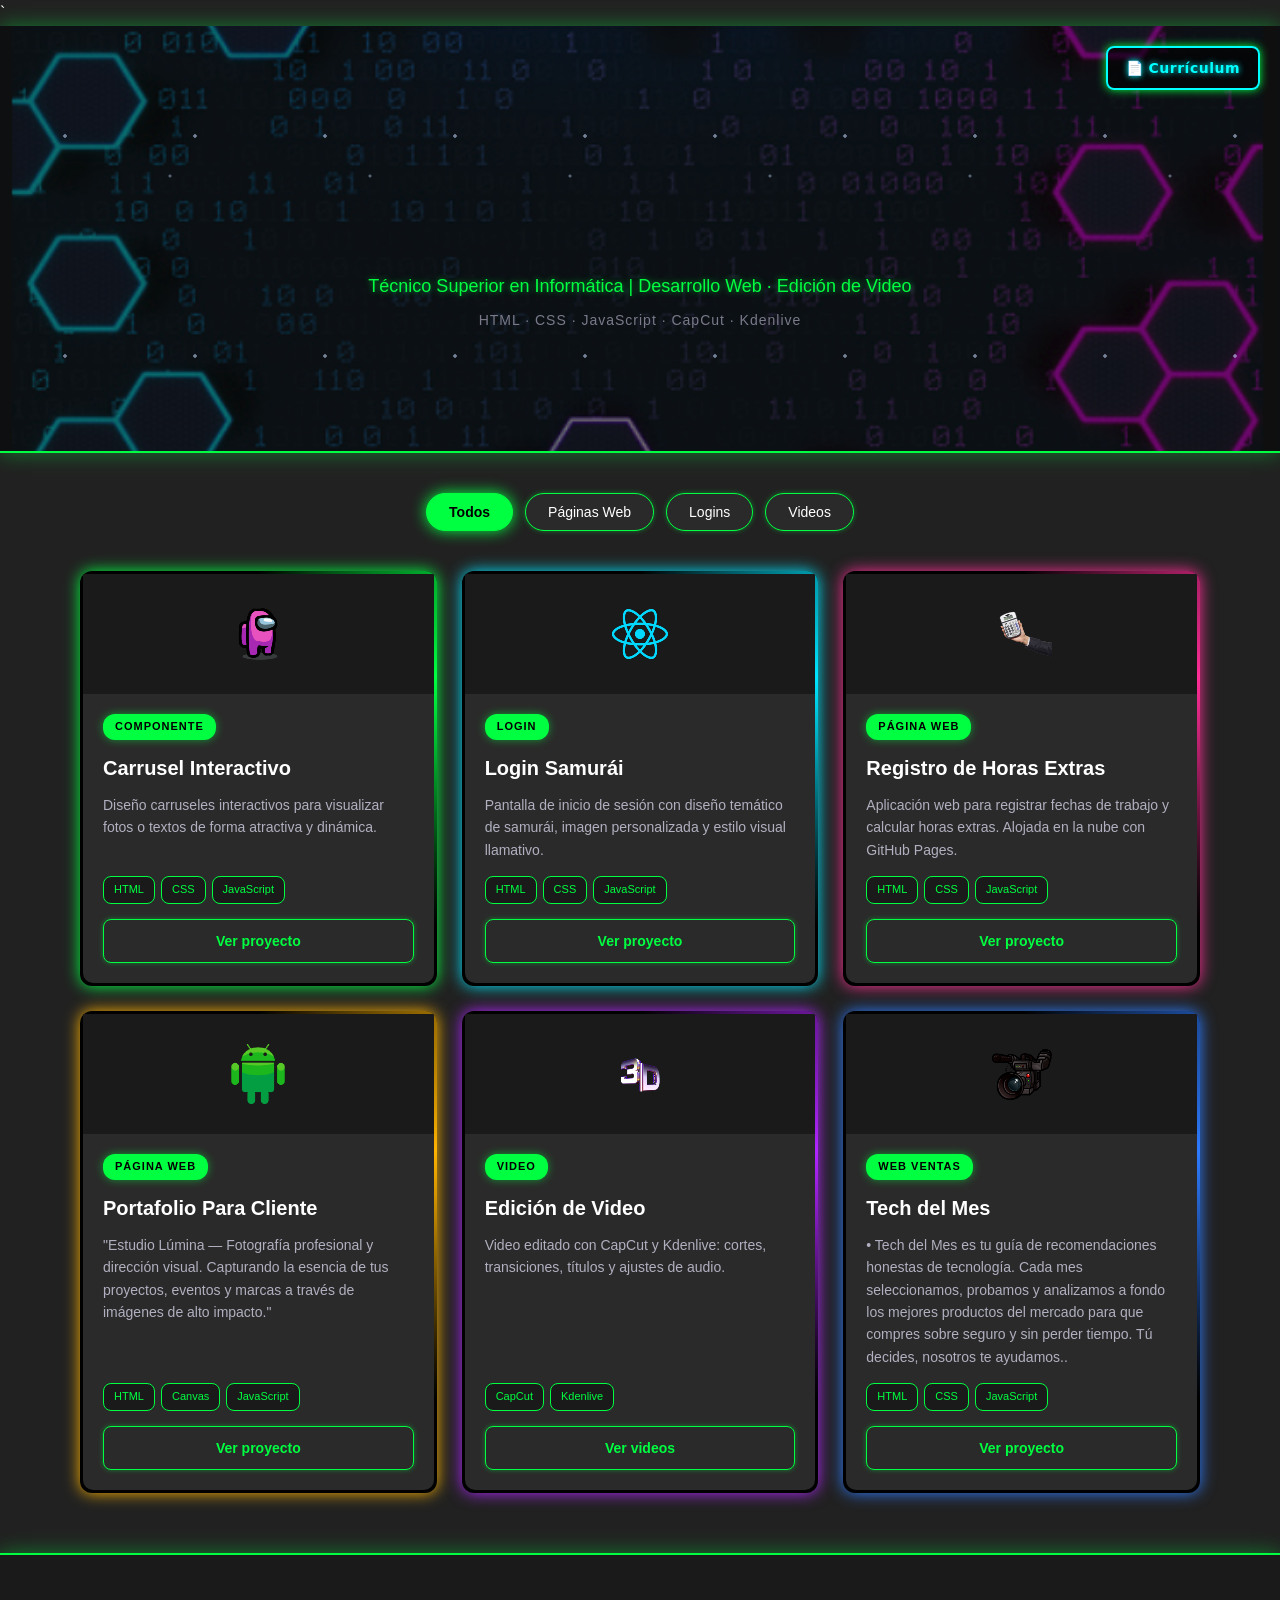
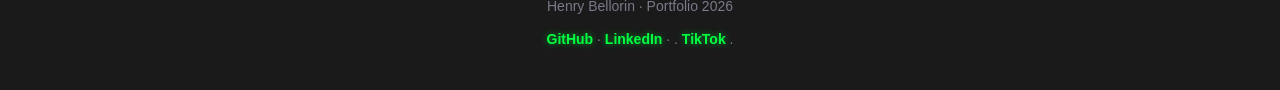
<file: index.html>
`<!DOCTYPE html>
<html lang="es">
<head>
    <meta charset="UTF-8">
    <meta name="viewport" content="width=device-width, initial-scale=1.0">
    <title>Portfolio - Henry Bellorin</title>
    <link rel="preconnect" href="https://fonts.googleapis.com">
    <link rel="preconnect" href="https://fonts.gstatic.com" crossorigin>
    <link href="https://fonts.googleapis.com/css2?family=Rubik+Moonrocks&display=swap" rel="stylesheet">
    <link rel="stylesheet" href="style.css">
</head>
<body>

    <!-- ==================== ENCABEZADO ==================== -->
    <header class="hero">
        <!-- Botón de Currículum en la esquina superior -->
        <a href="CV_Henry_Bellorin_Corregido (1).pdf" class="btn-curriculum" target="_blank">📄 Currículum</a>

        <div class="hero-contenido">
            <svg class="nombre-svg" viewBox="0 0 900 140">
                <text x="50%" y="50%" dy=".35em" text-anchor="middle" class="nombre-texto">Henry Bellorin</text>
            </svg>
            <p class="subtitulo">Técnico Superior en Informática | Desarrollo Web · Edición de Video</p>
            <p class="descripcion">HTML · CSS · JavaScript · CapCut · Kdenlive</p>
        </div>
    </header>

    <!-- ==================== FILTROS ==================== -->
    <nav class="filtros">
        <button class="filtro-btn activo" data-filtro="todos">Todos</button>
        <button class="filtro-btn" data-filtro="web">Páginas Web</button>
        <button class="filtro-btn" data-filtro="login">Logins</button>
        <button class="filtro-btn" data-filtro="video">Videos</button>
    </nav>

    <!-- ==================== PROYECTOS ==================== -->
    <main class="proyectos" id="proyectos">

        <!-- Proyecto: Login con registro -->
        <article class="tarjeta" data-categoria="login">
           <div class="tarjeta-icono">
    <img src="pngwing.com (1).png" alt="Logo del proyecto">
</div>
            <div class="tarjeta-info">
                <span class="etiqueta">Componente</span>
                <h3>Carrusel Interactivo</h3>
                <p>Diseño carruseles interactivos para visualizar fotos o textos de forma atractiva y dinámica.</p>
                <div class="tarjeta-tags">
                    <span>HTML</span><span>CSS</span><span>JavaScript</span>
                </div>
                <a href="index3.html" class="tarjeta-link" target="_blank">Ver proyecto</a>
            </div>
        </article>

        <!-- Proyecto: Login Samurái -->
        <article class="tarjeta" data-categoria="login">
           <div class="tarjeta-icono">
    <img src="pngwing.com.png" alt="Logo del proyecto">
</div>
            <div class="tarjeta-info">
                <span class="etiqueta">Login</span>
                <h3>Login Samurái</h3>
                <p>Pantalla de inicio de sesión con diseño temático de samurái, imagen personalizada y estilo visual llamativo.</p>
                <div class="tarjeta-tags">
                    <span>HTML</span><span>CSS</span><span>JavaScript</span>
                </div>
                <a href="login_samurai_codigo.html" class="tarjeta-link" target="_blank">Ver proyecto</a>
            </div>
        </article>

        <!-- Proyecto: Registro de horas -->
        <article class="tarjeta" data-categoria="web">
            <div class="tarjeta-icono">
    <img src="pngwing.png" alt="Logo del proyecto">
</div>
            <div class="tarjeta-info">
                <span class="etiqueta">Página WEB</span>
                <h3>Registro de Horas Extras</h3>
                <p>Aplicación web para registrar fechas de trabajo y calcular horas extras. Alojada en la nube con GitHub Pages.</p>
                <div class="tarjeta-tags">
                    <span>HTML</span><span>CSS</span><span>JavaScript</span>
                </div>
                <a href="https://henry186141083.github.io/horariohenry/" class="tarjeta-link">Ver proyecto</a>
            </div>
        </article>

        <!-- Proyecto: Portfolio interactivo -->
        <article class="tarjeta" data-categoria="web">
            <div class="tarjeta-icono">
    <img src="pngwing.com (3).png" alt="Logo del proyecto">
</div>
            <div class="tarjeta-info">
                <span class="etiqueta">PÁGINA WEB</span>
                <h3>Portafolio Para Cliente</h3>
                <p> "Estudio Lúmina — Fotografía profesional y dirección visual. Capturando la esencia de tus proyectos, eventos y marcas a través de imágenes de alto impacto."</p>
                <div class="tarjeta-tags">
                    <span>HTML</span><span>Canvas</span><span>JavaScript</span>
                </div>
                <a href="https://henry8666.github.io/clienteportafolio/" class="tarjeta-link">Ver proyecto</a>
            </div>
        </article>

        <!-- Proyecto: Video 1 -->
        <article class="tarjeta" data-categoria="video">
            <div class="tarjeta-icono">
    <img src="pngwing.com (9).png" alt="Logo del proyecto">
</div>
            <div class="tarjeta-info">
                <span class="etiqueta">Video</span>
                <h3>Edición de Video</h3>
                <p>Video editado con CapCut y Kdenlive: cortes, transiciones, títulos y ajustes de audio.</p>
                <div class="tarjeta-tags">
                    <span>CapCut</span><span>Kdenlive</span>
                </div>
                <a href="index4.html" class="tarjeta-link" target="_blank">Ver videos</a>
            </div>
        </article>

        <!-- Proyecto: Sistema Inventario VB6 -->
        <article class="tarjeta" data-categoria="web">
            <div class="tarjeta-icono">
    <img src="pngwing.com (7).png" alt="Logo del proyecto">
</div>
            <div class="tarjeta-info">
                <span class="etiqueta">WEB VENTAS</span>
                <h3>Tech del Mes</h3>
                <p>• Tech del Mes es tu guía de recomendaciones honestas de tecnología. Cada mes seleccionamos, probamos y analizamos a fondo los mejores productos del mercado para que compres sobre seguro y sin perder tiempo. Tú decides, nosotros te ayudamos..</p>
                <div class="tarjeta-tags">
                  <span>HTML</span><span>CSS</span><span>JavaScript</span>
                </div>
                <a href="https://henry8666.github.io/tecnologiahenry/" class="tarjeta-link">Ver proyecto</a>
            </div>
        </article>

    </main>

    <!-- ==================== PIE ==================== -->
    <footer class="pie">
        <p>Henry Bellorin · Portfolio 2026</p>
        <p class="pie-links">
            <a href="https://github.com/henry8666/portafoliohenry">GitHub</a> ·
            <a href="linkedin.com/in/henry-bellori26b774">LinkedIn</a> ·
           <a href=">henrybellorin66@hotmail.com"></a> .
          <a href="https://tiktok.com">TikTok</a> .
        </p>
    </footer>
    

    <script src="script.js"></script>
    
    
</body>
</html>
</file>
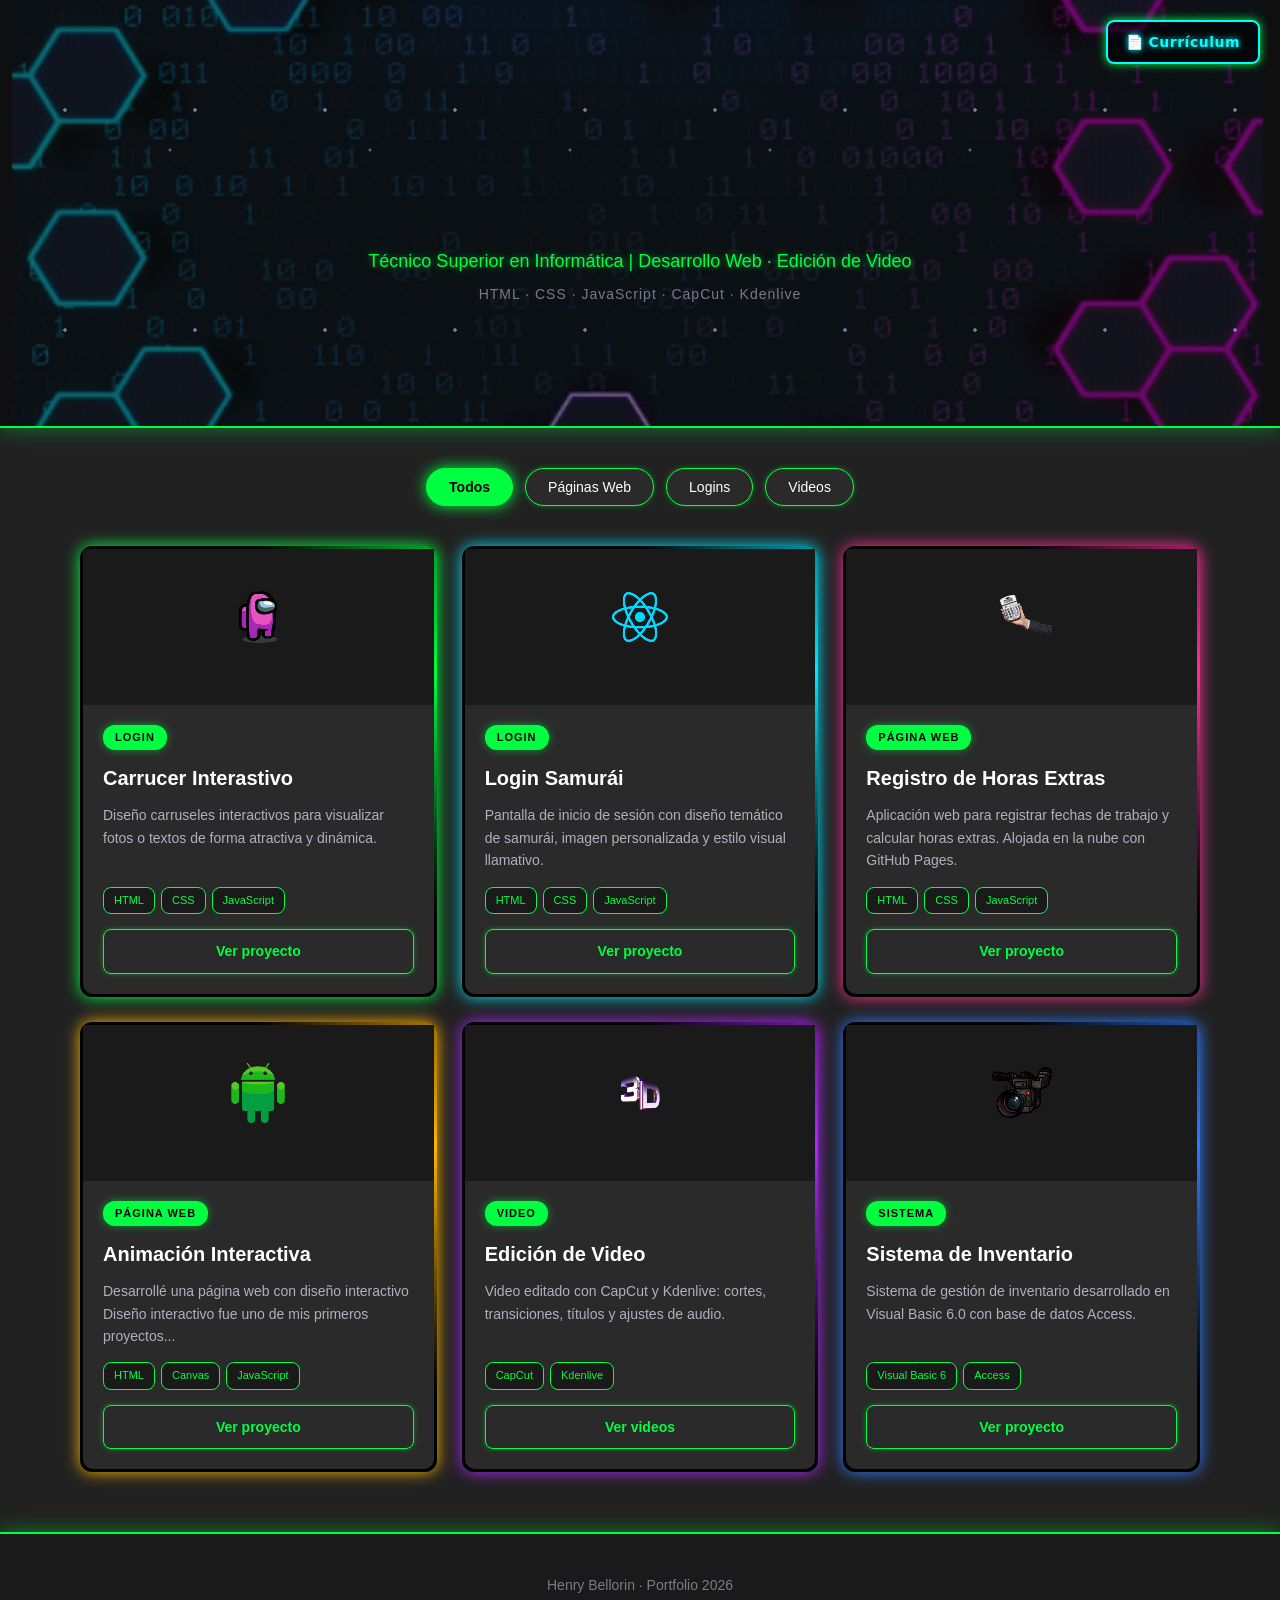
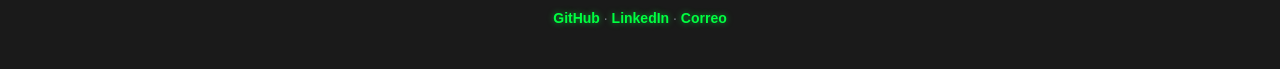
<file: portafolio henrybellorin/index.html>
<!DOCTYPE html>
<html lang="es">
<head>
    <meta charset="UTF-8">
    <meta name="viewport" content="width=device-width, initial-scale=1.0">
    <title>Portfolio - Henry Bellorin</title>
    <link rel="preconnect" href="https://fonts.googleapis.com">
    <link rel="preconnect" href="https://fonts.gstatic.com" crossorigin>
    <link href="https://fonts.googleapis.com/css2?family=Rubik+Moonrocks&display=swap" rel="stylesheet">
    <link rel="stylesheet" href="style.css">
</head>
<body>

    <!-- ==================== ENCABEZADO ==================== -->
    <header class="hero">
        <!-- Botón de Currículum en la esquina superior -->
        <a href="hoja de vida henry bellorin.pdf" class="btn-curriculum" target="_blank">📄 Currículum</a>

        <div class="hero-contenido">
            <svg class="nombre-svg" viewBox="0 0 900 140">
                <text x="50%" y="50%" dy=".35em" text-anchor="middle" class="nombre-texto">Henry Bellorin</text>
            </svg>
            <p class="subtitulo">Técnico Superior en Informática | Desarrollo Web · Edición de Video</p>
            <p class="descripcion">HTML · CSS · JavaScript · CapCut · Kdenlive</p>
        </div>
    </header>

    <!-- ==================== FILTROS ==================== -->
    <nav class="filtros">
        <button class="filtro-btn activo" data-filtro="todos">Todos</button>
        <button class="filtro-btn" data-filtro="web">Páginas Web</button>
        <button class="filtro-btn" data-filtro="login">Logins</button>
        <button class="filtro-btn" data-filtro="video">Videos</button>
    </nav>

    <!-- ==================== PROYECTOS ==================== -->
    <main class="proyectos" id="proyectos">

        <!-- Proyecto: Login con registro -->
        <article class="tarjeta" data-categoria="login">
           <div class="tarjeta-icono">
    <img src="pngwing.com (1).png" alt="Logo del proyecto">
</div>
            <div class="tarjeta-info">
                <span class="etiqueta">Login</span>
                <h3>Carrucer Interastivo</h3>
                <p>Diseño carruseles interactivos para visualizar fotos o textos de forma atractiva y dinámica.</p>
                <div class="tarjeta-tags">
                    <span>HTML</span><span>CSS</span><span>JavaScript</span>
                </div>
                <a href="index3.html" class="tarjeta-link" target="_blank">Ver proyecto</a>
            </div>
        </article>

        <!-- Proyecto: Login Samurái -->
        <article class="tarjeta" data-categoria="login">
           <div class="tarjeta-icono">
    <img src="pngwing.com.png" alt="Logo del proyecto">
</div>
            <div class="tarjeta-info">
                <span class="etiqueta">Login</span>
                <h3>Login Samurái</h3>
                <p>Pantalla de inicio de sesión con diseño temático de samurái, imagen personalizada y estilo visual llamativo.</p>
                <div class="tarjeta-tags">
                    <span>HTML</span><span>CSS</span><span>JavaScript</span>
                </div>
                <a href="login_samurai_codigo.html" class="tarjeta-link" target="_blank">Ver proyecto</a>
            </div>
        </article>

        <!-- Proyecto: Registro de horas -->
        <article class="tarjeta" data-categoria="web">
            <div class="tarjeta-icono">
    <img src="pngwing.png" alt="Logo del proyecto">
</div>
            <div class="tarjeta-info">
                <span class="etiqueta">Página Web</span>
                <h3>Registro de Horas Extras</h3>
                <p>Aplicación web para registrar fechas de trabajo y calcular horas extras. Alojada en la nube con GitHub Pages.</p>
                <div class="tarjeta-tags">
                    <span>HTML</span><span>CSS</span><span>JavaScript</span>
                </div>
                <a href="https://henry186141083.github.io/horariohenry/" class="tarjeta-link">Ver proyecto</a>
            </div>
        </article>

        <!-- Proyecto: Portfolio interactivo -->
        <article class="tarjeta" data-categoria="web">
            <div class="tarjeta-icono">
    <img src="pngwing.com (3).png" alt="Logo del proyecto">
</div>
            <div class="tarjeta-info">
                <span class="etiqueta">Página Web</span>
                <h3>Animación Interactiva</h3>
                <p> Desarrollé una página web con diseño interactivo Diseño interactivo fue uno de mis primeros proyectos...</p>
                <div class="tarjeta-tags">
                    <span>HTML</span><span>Canvas</span><span>JavaScript</span>
                </div>
                <a href="https://henry186141083.github.io/arturo2025" class="tarjeta-link">Ver proyecto</a>
            </div>
        </article>

        <!-- Proyecto: Video 1 -->
        <article class="tarjeta" data-categoria="video">
            <div class="tarjeta-icono">
    <img src="pngwing.com (9).png" alt="Logo del proyecto">
</div>
            <div class="tarjeta-info">
                <span class="etiqueta">Video</span>
                <h3>Edición de Video</h3>
                <p>Video editado con CapCut y Kdenlive: cortes, transiciones, títulos y ajustes de audio.</p>
                <div class="tarjeta-tags">
                    <span>CapCut</span><span>Kdenlive</span>
                </div>
                <a href="index4.html" class="tarjeta-link" target="_blank">Ver videos</a>
            </div>
        </article>

        <!-- Proyecto: Sistema Inventario VB6 -->
        <article class="tarjeta" data-categoria="web">
            <div class="tarjeta-icono">
    <img src="pngwing.com (7).png" alt="Logo del proyecto">
</div>
            <div class="tarjeta-info">
                <span class="etiqueta">Sistema</span>
                <h3>Sistema de Inventario</h3>
                <p>Sistema de gestión de inventario desarrollado en Visual Basic 6.0 con base de datos Access.</p>
                <div class="tarjeta-tags">
                    <span>Visual Basic 6</span><span>Access</span>
                </div>
                <a href="#" class="tarjeta-link">Ver proyecto</a>
            </div>
        </article>

    </main>

    <!-- ==================== PIE ==================== -->
    <footer class="pie">
        <p>Henry Bellorin · Portfolio 2026</p>
        <p class="pie-links">
            <a href="#">GitHub</a> ·
            <a href="">LinkedIn</a> ·
            <a href="">Correo</a>
        </p>
    </footer>

    <script src="script.js"></script>
</body>
</html>
</file>
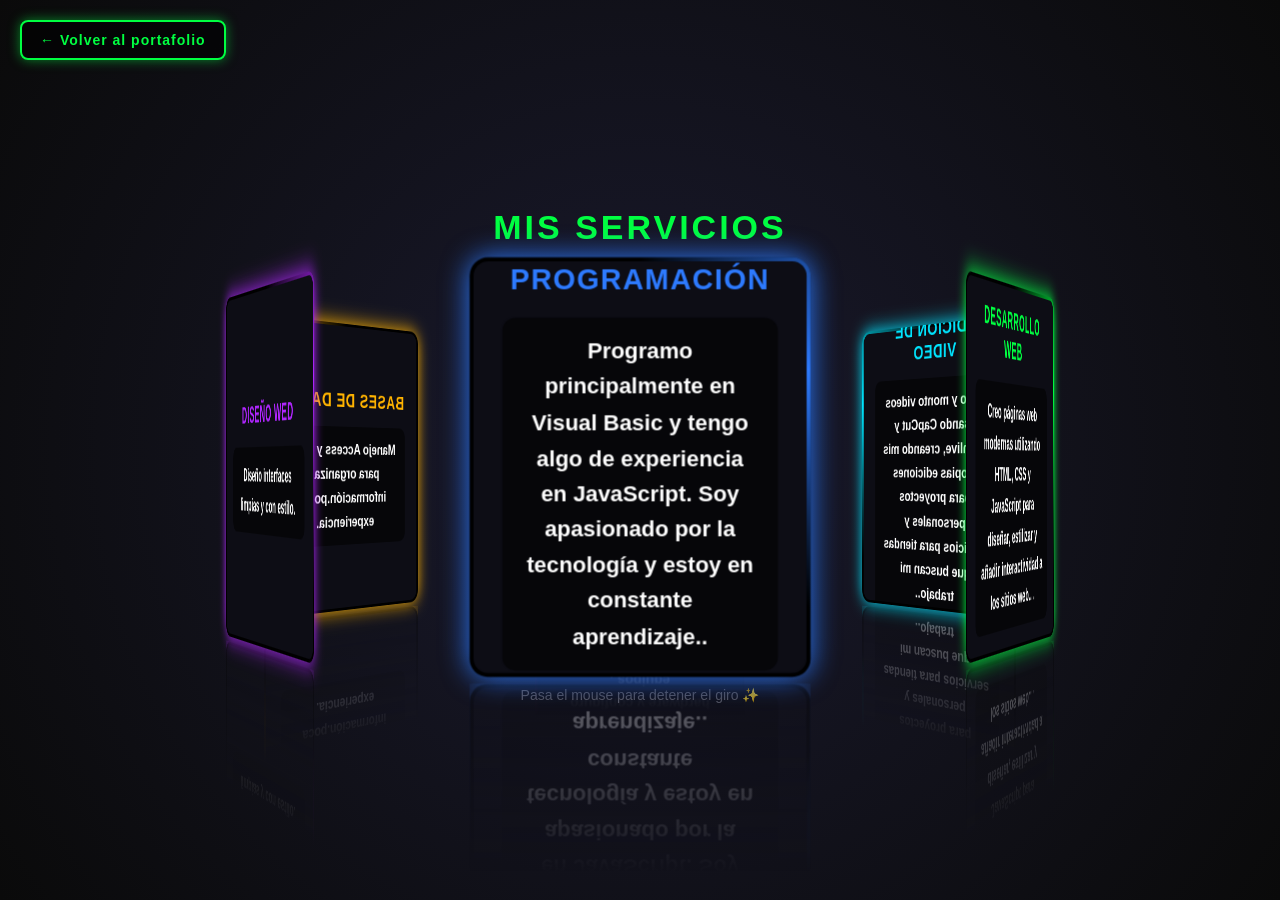
<file: index3.html>
<!DOCTYPE html>
<html lang="es">
<head>
    <meta charset="UTF-8">
    <meta name="viewport" content="width=device-width, initial-scale=1.0">
    <title>Carrusel 3D - Henry Bellorin</title>
    <link rel="stylesheet" href="style3.css">
</head>
<body>

    <!-- Botón para volver al portafolio -->
    <a href="index.html" class="btn-volver">← Volver al portafolio</a>

    <!-- Título -->
    <h1 class="titulo">Mis Servicios</h1>

    <!-- ==================== CARRUSEL 3D ==================== -->
    <div class="escena">
        <div class="carrusel">

            <span class="tarjeta" style="--i:1; --color:#00ff41;">
                <div class="card-inner">
                    <div class="card-content">
                        <h2 class="card-titulo">Desarrollo Web</h2>
                        <h3 class="card-texto">Creo páginas web modernas utilizando HTML, CSS y JavaScript para diseñar, estilizar y añadir interactividad a los sitios web.. .</h3>
                    </div>
                </div>
            </span>

            <span class="tarjeta" style="--i:2; --color:#00e5ff;">
                <div class="card-inner">
                    <div class="card-content">
                        <h2 class="card-titulo">Edición de Video</h2>
                        <h3 class="card-texto">Edito y monto videos usando CapCut y Kdenlive, creando mis propias ediciones para proyectos personales y servicios para tiendas que buscan mi trabajo..</h3>
                    </div>
                </div>
            </span>

            <span class="tarjeta" style="--i:3; --color:#ff2e97;">
                <div class="card-inner">
                    <div class="card-content">
                        <h2 class="card-titulo">Soporte Técnico</h2>
                        <h3 class="card-texto">Reparo equipos, hardware y configuro equipos  .</h3>
                    </div>
                </div>
            </span>

            <span class="tarjeta" style="--i:4; --color:#ffb300;">
                <div class="card-inner">
                    <div class="card-content">
                        <h2 class="card-titulo">Bases de Datos</h2>
                        <h3 class="card-texto">Manejo Access y SQL para organizar información.poca experiencia.</h3>
                    </div>
                </div>
            </span>

            <span class="tarjeta" style="--i:5; --color:#b026ff;">
                <div class="card-inner">
                    <div class="card-content">
                        <h2 class="card-titulo">Diseño wed</h2>
                        <h3 class="card-texto">Diseño interfaces limpias y con estilo.</h3>
                    </div>
                </div>
            </span>

            <span class="tarjeta" style="--i:6; --color:#2e7bff;">
                <div class="card-inner">
                    <div class="card-content">
                        <h2 class="card-titulo">Programación</h2>
                        <h3 class="card-texto">Programo principalmente en Visual Basic y tengo algo de experiencia en JavaScript. Soy apasionado por la tecnología y estoy en constante aprendizaje..</h3>
                    </div>
                </div>
            </span>

        </div>
    </div>

    <p class="aviso">Pasa el mouse para detener el giro ✨</p>

    <script src="script.js?v=5"></script>

</body>
</html>
</file>
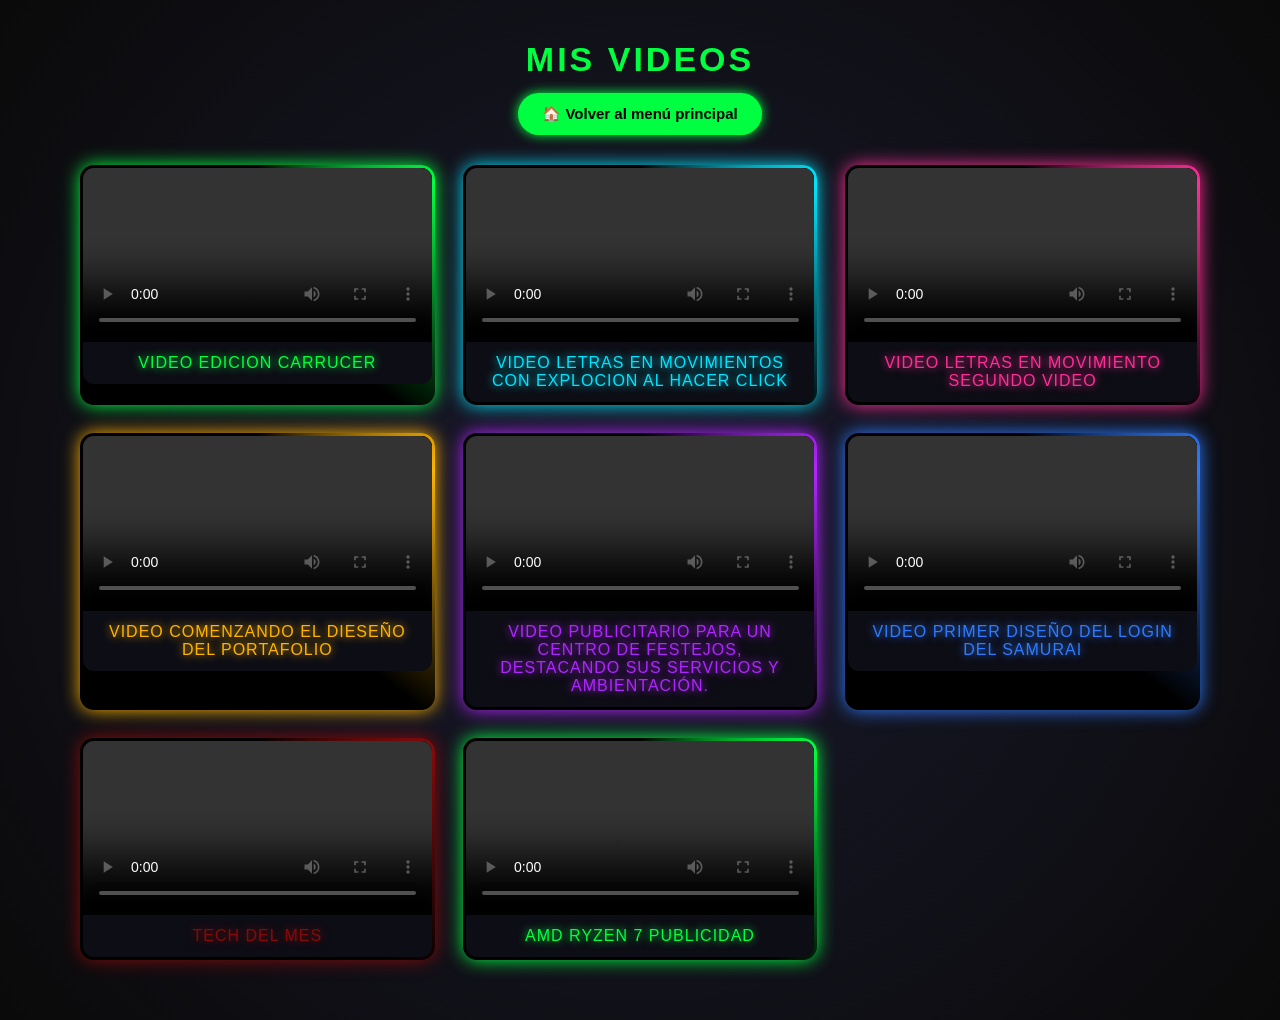
<file: index4.html>
<!DOCTYPE html>
<html lang="es">
<head>
    <meta charset="UTF-8">
    <meta name="viewport" content="width=device-width, initial-scale=1.0">
    <title>Mis Videos - Henry Bellorin</title>
    <link rel="stylesheet" href="style4.css">
</head>
<body>

    <!-- Título -->
    <h1 class="titulo">Mis Videos</h1>
    <a href="index.html" class="btn-menu">🏠 Volver al menú principal</a>

    <!-- ==================== GALERÍA DE VIDEOS ==================== -->
    <main class="galeria">

        <div class="video-tarjeta" style="--color:#00ff41;">
            <div class="video-inner">
                <div class="video-content">
                    <video controls preload="metadata">
                        <source src="henry-30fps_9UazI3Je.mp4" type="video/mp4">
                        Tu navegador no puede mostrar este video.
                    </video>
                    <p class="video-titulo">Video edicion carrucer</p>
                </div>
            </div>
        </div>
 
        <div class="video-tarjeta" style="--color:#00e5ff;">
            <div class="video-inner">
                <div class="video-content">
                    <video controls preload="metadata">
                        <source src="interastivo.mp4" type="video/mp4">
                        Tu navegador no puede mostrar este video.
                    </video>
                    <p class="video-titulo">Video letras en movimientos con explocion al hacer click</p>
                </div>
            </div>
        </div>

        <div class="video-tarjeta" style="--color:#ff2e97;">
            <div class="video-inner">
                <div class="video-content">
                    <video controls preload="metadata">
                        <source src="interastivo_henry.mp4" type="video/mp4">
                        Tu navegador no puede mostrar este video.
                    </video>
                    <p class="video-titulo">Video letras en movimiento segundo video</p>
                </div>
            </div>
        </div>

        <div class="video-tarjeta" style="--color:#ffb300;">
            <div class="video-inner">
                <div class="video-content">
                    <video controls preload="metadata">
                        <source src="portafolio.mp4" type="video/mp4">
                        Tu navegador no puede mostrar este video.
                    </video>
                    <p class="video-titulo">Video comenzando el dieseño del portafolio</p>
                </div>
            </div>
        </div>

        <div class="video-tarjeta" style="--color:#b026ff;">
            <div class="video-inner">
                <div class="video-content">
                    <video controls preload="metadata">
                        <source src="publicidad.mp4" type="video/mp4">
                        Tu navegador no puede mostrar este video.
                    </video>
                    <p class="video-titulo">video publicitario para un centro de festejos, destacando sus servicios y ambientación. </p>
                </div>
            </div>
        </div>

        <div class="video-tarjeta" style="--color:#2e7bff;">
            <div class="video-inner">
                <div class="video-content">
                    <video controls preload="metadata">
                        <source src="samurai.mp4" type="video/mp4">
                        Tu navegador no puede mostrar este video.
                    </video>
                    <p class="video-titulo">Video primer diseño del login del samurai</p>
                </div>
            </div>
        </div>

        <div class="video-tarjeta" style="--color:#840b0b;">
            <div class="video-inner">
                <div class="video-content">
                    <video controls preload="metadata">
                        <source src="Tech del Mes.mp4" type="video/mp4">
                        Tu navegador no puede mostrar este video.
                    </video>
                    <p class="video-titulo">Tech del Mes</p>
                </div>
            </div>
        </div>
<div class="video-tarjeta" style="--color:#00ff41;">
            <div class="video-inner">
                <div class="video-content">
                    <video controls preload="metadata">
                        <source src="AMD Ryzen 7 9800X3D.mp4" type="video/mp4">
                        Tu navegador no puede mostrar este video.
                    </video>
                    <p class="video-titulo">AMD Ryzen 7 Publicidad</p>
                </div>
            </div>
        </div>


        
    </main>

  
  
    </div>

</body>
</html>
</file>
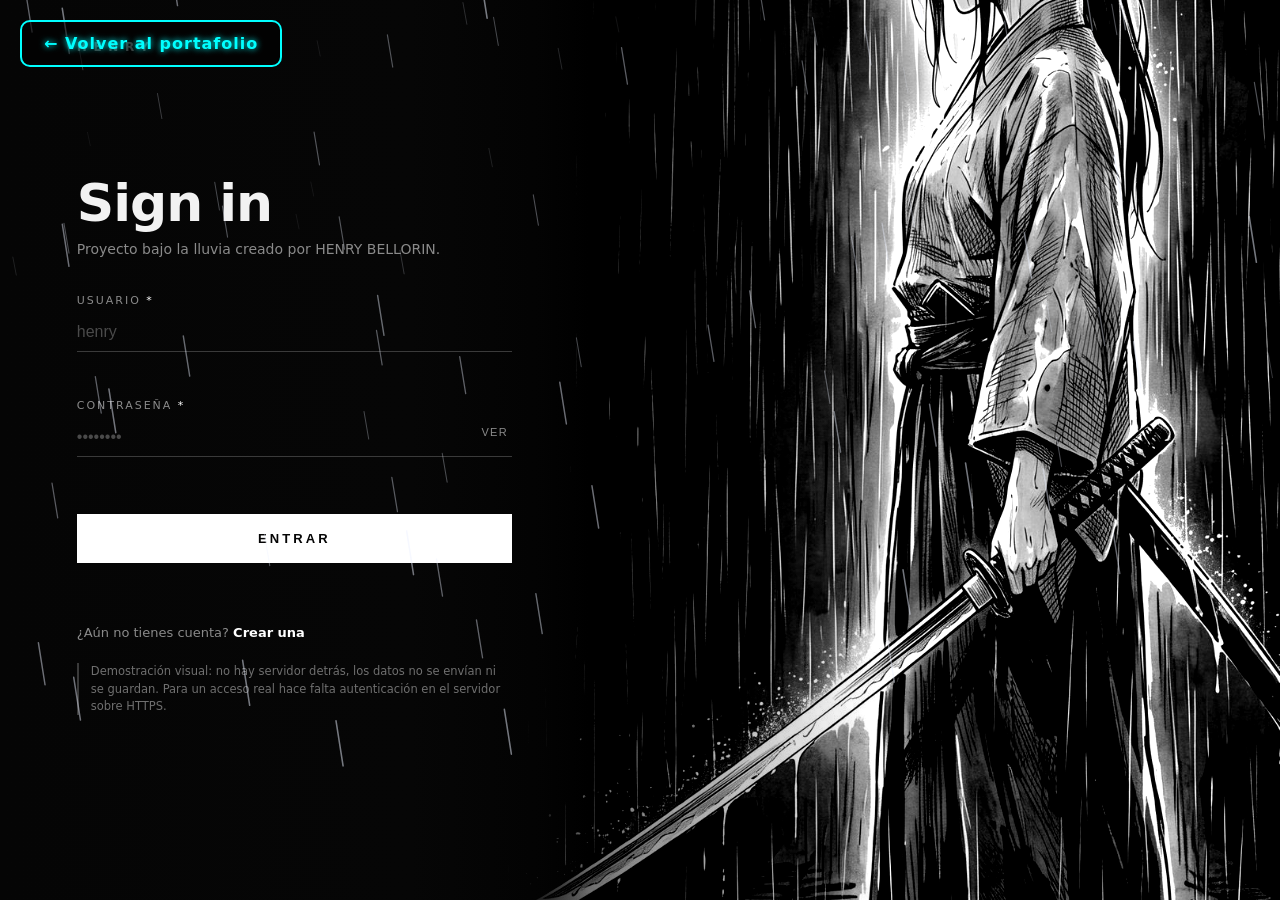
<file: login_samurai_codigo.html>
<!DOCTYPE html>
<html lang="es">
<head>
  
<meta charset="UTF-8">
<meta name="viewport" content="width=device-width, initial-scale=1.0">
<title>Acceso &middot; HENRY</title>
<style>
  :root {
    --ink: #f2f2f2;
    --dim: #8a8a8a;
    --line: #3a3a3a;
    --bg: #050505;
  }
  * { box-sizing: border-box; }
  html, body { height: 100%; margin: 0; }
  body {
    background: var(--bg);
    color: var(--ink);
    font-family: "Helvetica Neue", Inter, system-ui, -apple-system, sans-serif;
    display: flex;
    overflow: hidden;
  }

  /* Lluvia sobre toda la pantalla */
  #rainfall {
    position: fixed; inset: 0;
    width: 100%; height: 100%;
    pointer-events: none;
    z-index: 3;
  }

  /* ---------- Columna izquierda: formulario ---------- */
  .panel {
    position: relative;
    z-index: 2;
    width: 46%;
    min-width: 340px;
    display: flex;
    flex-direction: column;
    justify-content: center;
    padding: 48px clamp(32px, 6vw, 96px);
    background: linear-gradient(90deg, #050505 0%, #060606 70%, rgba(5,5,5,.55) 92%, rgba(5,5,5,0) 100%);
  }
  .brand {
    position: absolute;
    top: 40px;
    letter-spacing: .55em;
    font-size: 12px;
    font-weight: 700;
    color: var(--dim);
  }
  h1 {
    font-size: clamp(34px, 5vw, 52px);
    font-weight: 700;
    letter-spacing: -0.02em;
    margin: 0 0 6px;
  }
  .sub {
    color: var(--dim);
    font-size: 14px;
    margin: 0 0 34px;
    max-width: 42ch;
    line-height: 1.5;
  }

  .field { position: relative; margin-bottom: 26px; }
  .field label {
    display: block;
    font-size: 11px;
    letter-spacing: .18em;
    text-transform: uppercase;
    color: var(--dim);
    margin-bottom: 8px;
  }
  .field label .req { color: #fff; }
  .field input {
    width: 100%;
    background: transparent;
    border: 0;
    border-bottom: 1px solid var(--line);
    color: var(--ink);
    font-size: 16px;
    padding: 8px 34px 10px 0;
    outline: none;
    transition: border-color .25s, box-shadow .25s;
  }
  .field input::placeholder { color: #4a4a4a; }
  .field input:focus {
    border-bottom-color: #fff;
    box-shadow: 0 12px 24px -22px rgba(255,255,255,.9);
  }
  .field.invalid input { border-bottom-color: #ff5a5a; }
  .error {
    font-size: 11.5px;
    color: #ff6b6b;
    min-height: 15px;
    margin-top: 6px;
    letter-spacing: .02em;
  }
  .peek {
    position: absolute;
    right: 0; bottom: 36px;
    background: none; border: 0;
    color: var(--dim);
    font-size: 11px;
    letter-spacing: .12em;
    cursor: pointer;
    padding: 4px;
  }
  .peek:hover, .peek:focus-visible { color: #fff; }

  .submit {
    width: 100%;
    margin-top: 10px;
    padding: 16px 20px;
    background: #fff;
    color: #050505;
    border: 1px solid #fff;
    font-size: 13px;
    font-weight: 700;
    letter-spacing: .24em;
    text-transform: uppercase;
    cursor: pointer;
    transition: background .25s, color .25s, letter-spacing .25s;
  }
  .submit:hover { background: transparent; color: #fff; letter-spacing: .32em; }
  .submit:disabled { opacity: .5; cursor: progress; }

  .swap {
    margin-top: 26px;
    font-size: 13px;
    color: var(--dim);
  }
  .swap button {
    background: none; border: 0; padding: 0;
    color: #fff;
    font: inherit;
    font-weight: 700;
    cursor: pointer;
    border-bottom: 1px solid transparent;
  }
  .swap button:hover { border-bottom-color: #fff; }

  .notice {
    margin-top: 22px;
    font-size: 11.5px;
    color: #6f6f6f;
    line-height: 1.5;
    border-left: 2px solid var(--line);
    padding-left: 12px;
  }
  .ok {
    margin-top: 18px;
    font-size: 13px;
    color: #9ff5c8;
    min-height: 18px;
  }

  /* ---------- Columna derecha: ilustracion ---------- */
  .art {
    position: fixed;
    inset: 0 0 0 auto;
    width: 68%;
    z-index: 1;
    background-image: url("samurai.jpg");
    background-size: cover;
    background-position: center right;
    filter: grayscale(1) contrast(1.2) brightness(1);
    overflow: hidden;
  }
  .art video {
    width: 100%;
    height: 100%;
    object-fit: cover;
    object-position: center right;
    display: block;
  }
  .art::after {
    content: "";
    position: absolute; inset: 0;
    background: linear-gradient(90deg, #050505 0%, rgba(5,5,5,.45) 26%, rgba(5,5,5,0) 58%);
  }

  /* Corte de espada al acceder */
  #slash {
    position: fixed; inset: 0;
    z-index: 5;
    pointer-events: none;
    opacity: 0;
  }
  #slash.cut { animation: cut .55s ease-out forwards; }
  @keyframes cut {
    0%   { opacity: 0; }
    12%  { opacity: 1; }
    100% { opacity: 0; }
  }

  /* Animacion de entrada escalonada */
  .stagger > * {
    opacity: 0;
    transform: translateY(14px);
    animation: rise .7s cubic-bezier(.22,.7,.3,1) forwards;
  }
  @keyframes rise { to { opacity: 1; transform: none; } }

  @media (max-width: 820px) {
    body { display: block; }
    .panel {
      width: 100%;
      min-width: 0;
      min-height: 100vh;
      background: linear-gradient(180deg, rgba(5,5,5,.35) 0%, rgba(5,5,5,.82) 32%, rgba(5,5,5,.94) 100%);
      padding: 210px 24px 48px;
    }
    .art {
      width: 100%;
      background-position: top center;
      filter: grayscale(1) contrast(1.15) brightness(.9);
    }
    .art video { object-position: top center; }
    .art::after { background: linear-gradient(180deg, rgba(5,5,5,0) 0%, rgba(5,5,5,.25) 30%, rgba(5,5,5,.8) 100%); }
  }
  .boton-volver {
    position: fixed;
    top: 20px;
    left: 20px;
    z-index: 999;
    padding: 12px 22px;
    font-family: "Helvetica Neue", Inter, system-ui, sans-serif;
    font-size: 16px;
    font-weight: bold;
    text-decoration: none;
    letter-spacing: 1px;

    color: #0ff;
    background: rgba(0, 0, 0, 0.6);
    border: 2px solid #0ff;
    border-radius: 10px;
    text-shadow: 0 0 6px #0ff;

    animation: latido-neon 1.5s ease-in-out infinite;
    transition: all 0.3s ease;
}

@keyframes latido-neon {
    0% {
        box-shadow: 0 0 6px #0ff, 0 0 12px #0ff;
    }
    50% {
        box-shadow: 0 0 16px #0ff, 0 0 32px #0ff, 0 0 48px #0ff;
    }
    100% {
        box-shadow: 0 0 6px #0ff, 0 0 12px #0ff;
    }
}

.boton-volver:hover {
    background: #0ff;
    color: #000;
    text-shadow: none;
    animation: none;
    box-shadow: 0 0 15px #0ff, 0 0 30px #0ff, 0 0 45px #0ff;
}
</style>
</head>
<body>
    <a href="index.html" class="boton-volver">← Volver al portafolio</a>
    
</body>

<div class="art" aria-hidden="true">
  <video id="artVideo" autoplay muted loop playsinline preload="auto" poster="samurai.jpg">
    <source src="samurai_loop.mp4" type="video/mp4">
  </video>
</div>
<canvas id="rainfall" aria-hidden="true"></canvas>
<canvas id="slash" aria-hidden="true"></canvas>

<main class="panel">
  <div class="brand">HENRY</div>

  <form id="authForm" novalidate autocomplete="on">
    <div class="stagger" id="stagger">
      <h1 id="title">Sign in</h1>
      <p class="sub" id="subtitle">Proyecto bajo la lluvia creado por HENRY BELLORIN.</p>

      <div class="field" id="f-name" hidden>
        <label for="fullname">Nombre completo <span class="req">*</span></label>
        <input id="fullname" name="fullname" type="text" autocomplete="name" placeholder="Henry Bellorin">
        <div class="error" data-for="fullname"></div>
      </div>

      <div class="field" id="f-user">
        <label for="username">Usuario <span class="req">*</span></label>
        <input id="username" name="username" type="text" autocomplete="username" placeholder="henry">
        <div class="error" data-for="username"></div>
      </div>

      <div class="field" id="f-mail" hidden>
        <label for="email">Correo <span class="req">*</span></label>
        <input id="email" name="email" type="email" autocomplete="email" placeholder="henry@correo.com">
        <div class="error" data-for="email"></div>
      </div>

      <div class="field" id="f-pass">
        <label for="password">Contrase&ntilde;a <span class="req">*</span></label>
        <input id="password" name="password" type="password" autocomplete="current-password" placeholder="&bull;&bull;&bull;&bull;&bull;&bull;&bull;&bull;">
        <button class="peek" id="peek" type="button" aria-label="Mostrar contrase&ntilde;a">VER</button>
        <div class="error" data-for="password"></div>
      </div>

      <button class="submit" id="submit" type="submit">Entrar</button>
      <div class="ok" id="ok" role="status" aria-live="polite"></div>

      <p class="swap" id="swapText">
        <span id="swapLabel">&iquest;A&uacute;n no tienes cuenta?</span>
        <button type="button" id="swap">Crear una</button>
      </p>

      <p class="notice">Demostraci&oacute;n visual: no hay servidor detr&aacute;s, los datos no se env&iacute;an ni se guardan. Para un acceso real hace falta autenticaci&oacute;n en el servidor sobre HTTPS.</p>
    </div>
  </form>
</main>

<script>
(function () {
  "use strict";

  /* ---------- Lluvia en el lienzo ---------- */
  const canvas = document.getElementById('rainfall');
  const ctx = canvas.getContext('2d');
  const drops = [];
  const splashes = [];
  let W = 0, H = 0;

  function resize() {
    const dpr = Math.min(window.devicePixelRatio || 1, 2);
    W = window.innerWidth; H = window.innerHeight;
    canvas.width = Math.floor(W * dpr);
    canvas.height = Math.floor(H * dpr);
    ctx.setTransform(dpr, 0, 0, dpr, 0, 0);
    buildDrops();
  }

  function newDrop() {
    const depth = Math.random();          // 0 lejos, 1 cerca
    return {
      x: Math.random() * (W + 260) - 130,
      y: Math.random() * -H,
      len: 12 + depth * 34,
      speed: 9 + depth * 17,
      drift: 1.1 + depth * 1.9,
      alpha: 0.10 + depth * 0.4,
      width: 0.5 + depth * 1.1
    };
  }

  function buildDrops() {
    drops.length = 0;
    const total = Math.round(Math.min(W * H / 5200, 320));
    for (let i = 0; i < total; i++) drops.push(newDrop());
  }

  function tick() {
    ctx.clearRect(0, 0, W, H);
    ctx.lineCap = 'round';

    for (const d of drops) {
      ctx.strokeStyle = 'rgba(235, 240, 255, ' + d.alpha.toFixed(3) + ')';
      ctx.lineWidth = d.width;
      ctx.beginPath();
      ctx.moveTo(d.x, d.y);
      ctx.lineTo(d.x - d.drift * 2.4, d.y - d.len);
      ctx.stroke();

      d.x += d.drift;
      d.y += d.speed;

      if (d.y - d.len > H) {
        // Salpicadura al tocar el suelo.
        if (d.alpha > 0.3 && Math.random() < 0.5) {
          splashes.push({ x: d.x, y: H - Math.random() * 6, r: 1, life: 1 });
        }
        Object.assign(d, newDrop());
        d.y = -d.len - Math.random() * 120;
      }
    }

    for (let i = splashes.length - 1; i >= 0; i--) {
      const s = splashes[i];
      s.r += 0.9;
      s.life -= 0.06;
      if (s.life <= 0) { splashes.splice(i, 1); continue; }
      ctx.strokeStyle = 'rgba(235, 240, 255, ' + (s.life * 0.35).toFixed(3) + ')';
      ctx.lineWidth = 0.8;
      ctx.beginPath();
      ctx.ellipse(s.x, s.y, s.r * 2.2, s.r * 0.7, 0, 0, Math.PI * 2);
      ctx.stroke();
    }

    requestAnimationFrame(tick);
  }

  window.addEventListener('resize', resize);
  resize();
  tick();

  /* ---------- Corte de espada ---------- */
  const slash = document.getElementById('slash');
  const sctx = slash.getContext('2d');

  function drawSlash() {
    const dpr = Math.min(window.devicePixelRatio || 1, 2);
    slash.width = Math.floor(W * dpr);
    slash.height = Math.floor(H * dpr);
    sctx.setTransform(dpr, 0, 0, dpr, 0, 0);
    sctx.clearRect(0, 0, W, H);

    // Un tajo diagonal con brillo, como el filo pasando por la pantalla.
    const g = sctx.createLinearGradient(0, H, W, 0);
    g.addColorStop(0, 'rgba(255,255,255,0)');
    g.addColorStop(0.45, 'rgba(255,255,255,.95)');
    g.addColorStop(0.55, 'rgba(255,255,255,.95)');
    g.addColorStop(1, 'rgba(255,255,255,0)');
    sctx.strokeStyle = g;
    sctx.lineWidth = 3;
    sctx.shadowBlur = 26;
    sctx.shadowColor = 'rgba(255,255,255,.9)';
    sctx.beginPath();
    sctx.moveTo(-40, H * 0.86);
    sctx.lineTo(W + 40, H * 0.14);
    sctx.stroke();

    sctx.lineWidth = 1;
    sctx.shadowBlur = 8;
    sctx.beginPath();
    sctx.moveTo(-40, H * 0.86 + 26);
    sctx.lineTo(W + 40, H * 0.14 + 26);
    sctx.stroke();
  }

  function triggerSlash() {
    drawSlash();
    slash.classList.remove('cut');
    void slash.offsetWidth;
    slash.classList.add('cut');
  }

  /* ---------- Formulario: acceso / registro ---------- */
  const form = document.getElementById('authForm');
  const title = document.getElementById('title');
  const subtitle = document.getElementById('subtitle');
  const swapBtn = document.getElementById('swap');
  const swapLabel = document.getElementById('swapLabel');
  const submit = document.getElementById('submit');
  const ok = document.getElementById('ok');
  const peek = document.getElementById('peek');
  const password = document.getElementById('password');
  const fName = document.getElementById('f-name');
  const fMail = document.getElementById('f-mail');
  const stagger = document.getElementById('stagger');

  let mode = 'signin';

  function animateIn() {
    const items = stagger.children;
    for (let i = 0; i < items.length; i++) {
      items[i].style.animation = 'none';
      void items[i].offsetWidth;                     // reinicia la animacion
      items[i].style.animation = 'rise .7s cubic-bezier(.22,.7,.3,1) forwards';
      items[i].style.animationDelay = (i * 70) + 'ms';
    }
  }
  animateIn();

  function setMode(next) {
    mode = next;
    const reg = mode === 'register';
    fName.hidden = !reg;
    fMail.hidden = !reg;
    title.textContent = reg ? 'Register' : 'Sign in';
    subtitle.textContent = reg
      ? 'Elige tu nombre de guerra antes de cruzar la lluvia.'
      : 'Bajo la lluvia, solo hace falta tu nombre y tu palabra.';
    submit.textContent = reg ? 'Crear' : 'Entrar';
    swapLabel.textContent = reg ? '\u00bfYa est\u00e1s registrado?' : '\u00bfA\u00fan no tienes cuenta?';
    swapBtn.textContent = reg ? 'Inicia sesi\u00f3n' : 'Crear una';
    password.setAttribute('autocomplete', reg ? 'new-password' : 'current-password');
    ok.textContent = '';
    clearErrors();
    animateIn();
  }

  swapBtn.addEventListener('click', function () {
    setMode(mode === 'register' ? 'signin' : 'register');
  });

  peek.addEventListener('click', function () {
    const shown = password.type === 'text';
    password.type = shown ? 'password' : 'text';
    peek.textContent = shown ? 'VER' : 'OCULTAR';
    peek.setAttribute('aria-label', shown ? 'Mostrar contrase\u00f1a' : 'Ocultar contrase\u00f1a');
    password.focus();
  });

  function showError(id, msg) {
    const box = form.querySelector('.error[data-for="' + id + '"]');
    if (box) box.textContent = msg;
    const field = document.getElementById(id);
    if (field) field.parentElement.classList.toggle('invalid', Boolean(msg));
  }

  function clearErrors() {
    const boxes = form.querySelectorAll('.error');
    for (const b of boxes) b.textContent = '';
    const fields = form.querySelectorAll('.field');
    for (const f of fields) f.classList.remove('invalid');
  }

  form.addEventListener('input', function (e) {
    if (e.target.id) showError(e.target.id, '');
  });

  form.addEventListener('submit', function (e) {
    e.preventDefault();
    clearErrors();
    ok.textContent = '';

    const reg = mode === 'register';
    const user = document.getElementById('username').value.trim();
    const pass = password.value;
    let bad = false;

    if (reg) {
      const name = document.getElementById('fullname').value.trim();
      const mail = document.getElementById('email').value.trim();
      if (name.length < 3) { showError('fullname', 'Escribe tu nombre completo.'); bad = true; }
      if (!/^[^\s@]+@[^\s@]+\.[^\s@]{2,}$/.test(mail)) { showError('email', 'Correo no v\u00e1lido.'); bad = true; }
    }
    if (!/^[a-zA-Z0-9._-]{3,20}$/.test(user)) {
      showError('username', '3 a 20 caracteres: letras, n\u00fameros, . _ -');
      bad = true;
    }
    if (pass.length < 8) {
      showError('password', 'M\u00ednimo 8 caracteres.');
      bad = true;
    }
    if (bad) {
      const first = form.querySelector('.field.invalid input');
      if (first) first.focus();
      return;
    }

    // Sin servidor: solo simulamos la espera y confirmamos.
    submit.disabled = true;
    const original = submit.textContent;
    submit.textContent = reg ? 'Creando...' : 'Entrando...';
    window.setTimeout(function () {
      submit.disabled = false;
      submit.textContent = original;
      ok.textContent = reg
        ? 'Cuenta lista (simulada). Ya puedes iniciar sesi\u00f3n.'
        : 'Acceso concedido (simulado). Bienvenido, ' + user + '.';
      triggerSlash();
      if (reg) window.setTimeout(function () { setMode('signin'); }, 1400);
    }, 900);
  });
})();
</script>

</body>
<body>
  </body>
  
</html>
</file>
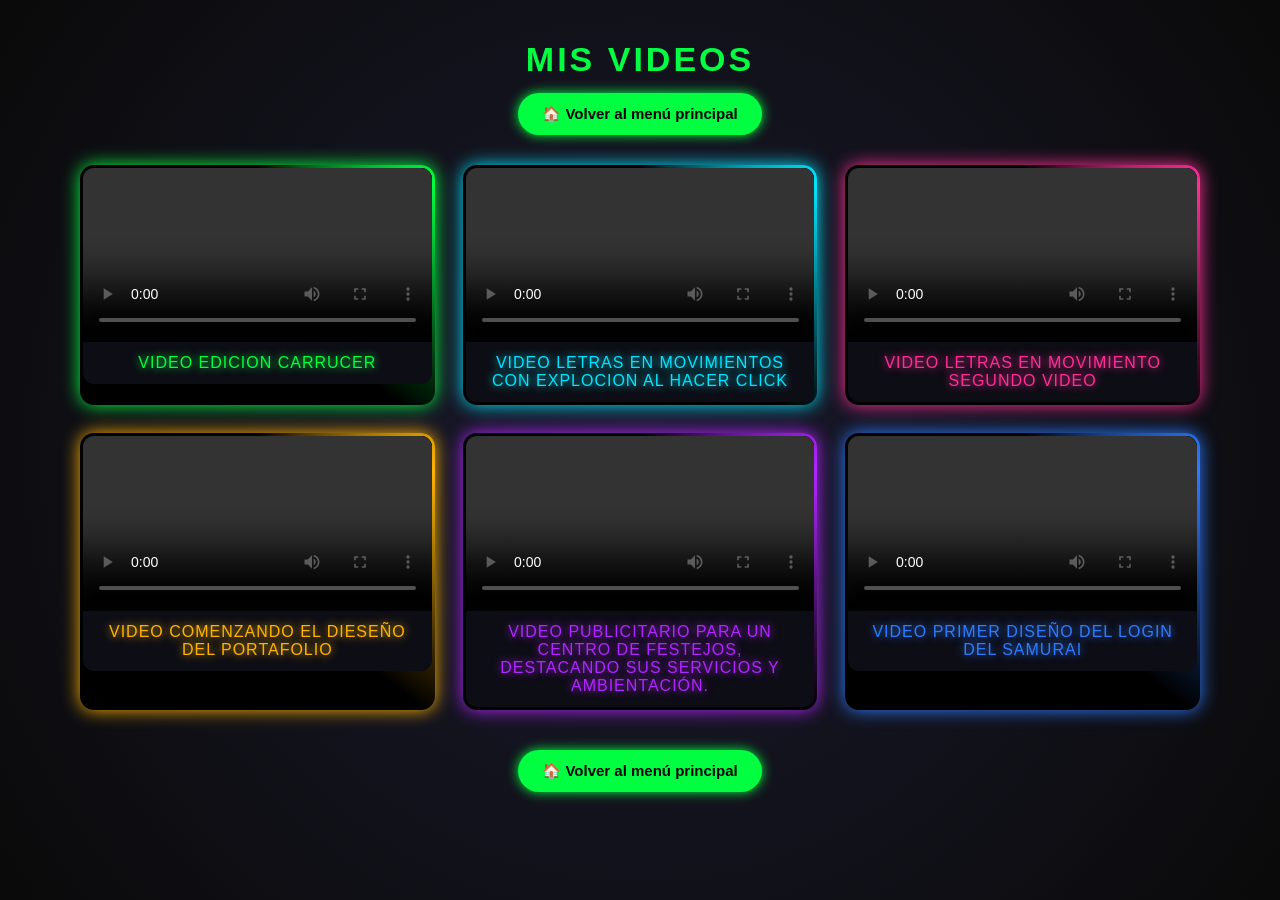
<file: portafolio henrybellorin/index4.html>
<!DOCTYPE html>
<html lang="es">
<head>
    <meta charset="UTF-8">
    <meta name="viewport" content="width=device-width, initial-scale=1.0">
    <title>Mis Videos - Henry Bellorin</title>
    <link rel="stylesheet" href="style4.css">
</head>
<body>

    <!-- Título -->
    <h1 class="titulo">Mis Videos</h1>
    <a href="index.html" class="btn-menu">🏠 Volver al menú principal</a>

    <!-- ==================== GALERÍA DE VIDEOS ==================== -->
    <main class="galeria">

        <div class="video-tarjeta" style="--color:#00ff41;">
            <div class="video-inner">
                <div class="video-content">
                    <video controls preload="metadata">
                        <source src="henry-30fps_9UazI3Je.mp4" type="video/mp4">
                        Tu navegador no puede mostrar este video.
                    </video>
                    <p class="video-titulo">Video edicion carrucer</p>
                </div>
            </div>
        </div>

        <div class="video-tarjeta" style="--color:#00e5ff;">
            <div class="video-inner">
                <div class="video-content">
                    <video controls preload="metadata">
                        <source src="interastivo.mp4" type="video/mp4">
                        Tu navegador no puede mostrar este video.
                    </video>
                    <p class="video-titulo">Video letras en movimientos con explocion al hacer click</p>
                </div>
            </div>
        </div>

        <div class="video-tarjeta" style="--color:#ff2e97;">
            <div class="video-inner">
                <div class="video-content">
                    <video controls preload="metadata">
                        <source src="interastivo_henry.mp4" type="video/mp4">
                        Tu navegador no puede mostrar este video.
                    </video>
                    <p class="video-titulo">Video letras en movimiento segundo video</p>
                </div>
            </div>
        </div>

        <div class="video-tarjeta" style="--color:#ffb300;">
            <div class="video-inner">
                <div class="video-content">
                    <video controls preload="metadata">
                        <source src="portafolio.mp4" type="video/mp4">
                        Tu navegador no puede mostrar este video.
                    </video>
                    <p class="video-titulo">Video comenzando el dieseño del portafolio</p>
                </div>
            </div>
        </div>

        <div class="video-tarjeta" style="--color:#b026ff;">
            <div class="video-inner">
                <div class="video-content">
                    <video controls preload="metadata">
                        <source src="publicidad.mp4" type="video/mp4">
                        Tu navegador no puede mostrar este video.
                    </video>
                    <p class="video-titulo">video publicitario para un centro de festejos, destacando sus servicios y ambientación. </p>
                </div>
            </div>
        </div>

        <div class="video-tarjeta" style="--color:#2e7bff;">
            <div class="video-inner">
                <div class="video-content">
                    <video controls preload="metadata">
                        <source src="samurai.mp4" type="video/mp4">
                        Tu navegador no puede mostrar este video.
                    </video>
                    <p class="video-titulo">Video primer diseño del login del samurai</p>
                </div>
            </div>
        </div>

    </main>

    <!-- Botón para volver, también al final -->
    <div class="pie-volver">
        <a href="../index.html" class="btn-menu">🏠 Volver al menú principal</a>
    </div>

</body>
</html>
</file>
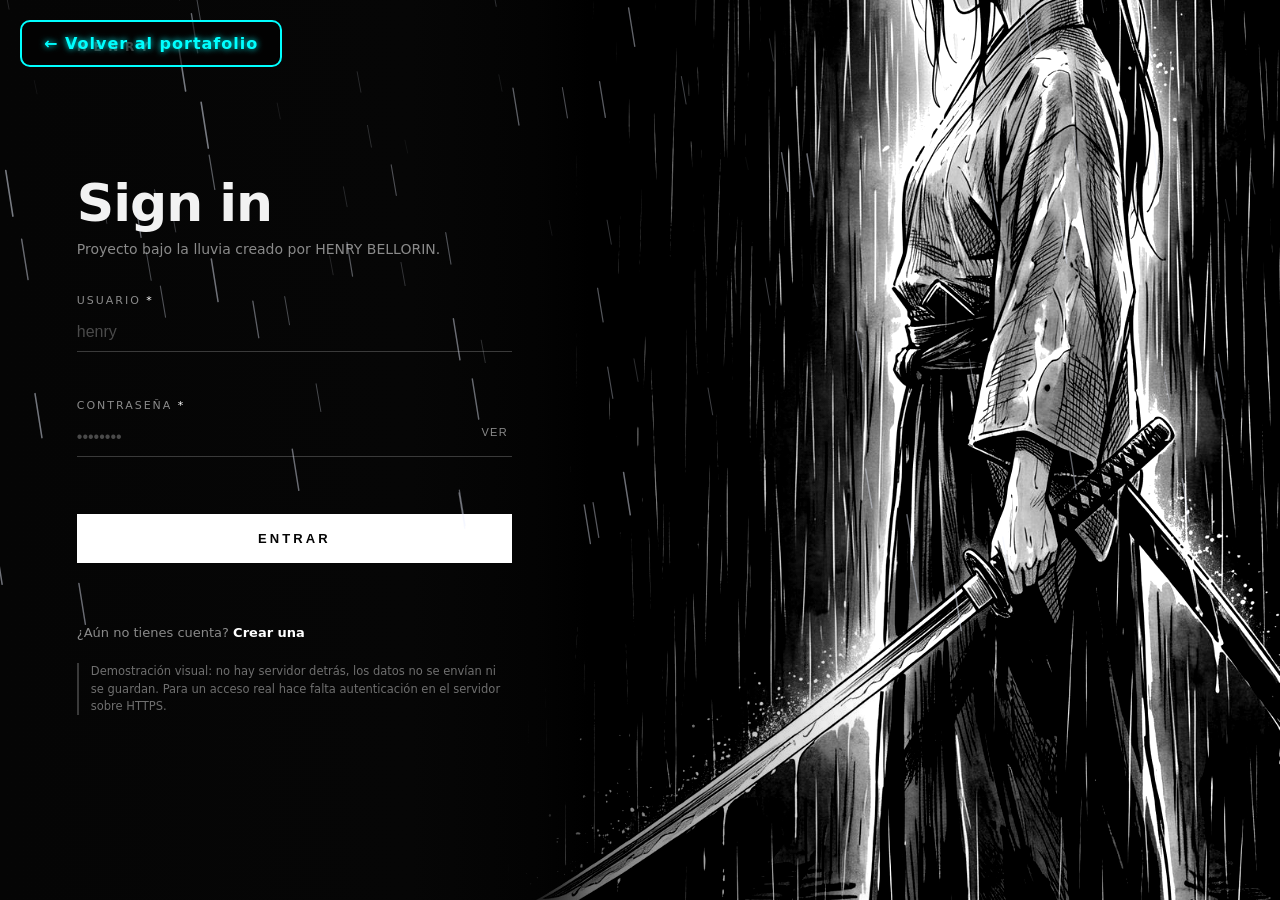
<file: portafolio henrybellorin/login_samurai_codigo.html>
<!DOCTYPE html>
<html lang="es">
<head>
  
<meta charset="UTF-8">
<meta name="viewport" content="width=device-width, initial-scale=1.0">
<title>Acceso &middot; HENRY</title>
<style>
  :root {
    --ink: #f2f2f2;
    --dim: #8a8a8a;
    --line: #3a3a3a;
    --bg: #050505;
  }
  * { box-sizing: border-box; }
  html, body { height: 100%; margin: 0; }
  body {
    background: var(--bg);
    color: var(--ink);
    font-family: "Helvetica Neue", Inter, system-ui, -apple-system, sans-serif;
    display: flex;
    overflow: hidden;
  }

  /* Lluvia sobre toda la pantalla */
  #rainfall {
    position: fixed; inset: 0;
    width: 100%; height: 100%;
    pointer-events: none;
    z-index: 3;
  }

  /* ---------- Columna izquierda: formulario ---------- */
  .panel {
    position: relative;
    z-index: 2;
    width: 46%;
    min-width: 340px;
    display: flex;
    flex-direction: column;
    justify-content: center;
    padding: 48px clamp(32px, 6vw, 96px);
    background: linear-gradient(90deg, #050505 0%, #060606 70%, rgba(5,5,5,.55) 92%, rgba(5,5,5,0) 100%);
  }
  .brand {
    position: absolute;
    top: 40px;
    letter-spacing: .55em;
    font-size: 12px;
    font-weight: 700;
    color: var(--dim);
  }
  h1 {
    font-size: clamp(34px, 5vw, 52px);
    font-weight: 700;
    letter-spacing: -0.02em;
    margin: 0 0 6px;
  }
  .sub {
    color: var(--dim);
    font-size: 14px;
    margin: 0 0 34px;
    max-width: 42ch;
    line-height: 1.5;
  }

  .field { position: relative; margin-bottom: 26px; }
  .field label {
    display: block;
    font-size: 11px;
    letter-spacing: .18em;
    text-transform: uppercase;
    color: var(--dim);
    margin-bottom: 8px;
  }
  .field label .req { color: #fff; }
  .field input {
    width: 100%;
    background: transparent;
    border: 0;
    border-bottom: 1px solid var(--line);
    color: var(--ink);
    font-size: 16px;
    padding: 8px 34px 10px 0;
    outline: none;
    transition: border-color .25s, box-shadow .25s;
  }
  .field input::placeholder { color: #4a4a4a; }
  .field input:focus {
    border-bottom-color: #fff;
    box-shadow: 0 12px 24px -22px rgba(255,255,255,.9);
  }
  .field.invalid input { border-bottom-color: #ff5a5a; }
  .error {
    font-size: 11.5px;
    color: #ff6b6b;
    min-height: 15px;
    margin-top: 6px;
    letter-spacing: .02em;
  }
  .peek {
    position: absolute;
    right: 0; bottom: 36px;
    background: none; border: 0;
    color: var(--dim);
    font-size: 11px;
    letter-spacing: .12em;
    cursor: pointer;
    padding: 4px;
  }
  .peek:hover, .peek:focus-visible { color: #fff; }

  .submit {
    width: 100%;
    margin-top: 10px;
    padding: 16px 20px;
    background: #fff;
    color: #050505;
    border: 1px solid #fff;
    font-size: 13px;
    font-weight: 700;
    letter-spacing: .24em;
    text-transform: uppercase;
    cursor: pointer;
    transition: background .25s, color .25s, letter-spacing .25s;
  }
  .submit:hover { background: transparent; color: #fff; letter-spacing: .32em; }
  .submit:disabled { opacity: .5; cursor: progress; }

  .swap {
    margin-top: 26px;
    font-size: 13px;
    color: var(--dim);
  }
  .swap button {
    background: none; border: 0; padding: 0;
    color: #fff;
    font: inherit;
    font-weight: 700;
    cursor: pointer;
    border-bottom: 1px solid transparent;
  }
  .swap button:hover { border-bottom-color: #fff; }

  .notice {
    margin-top: 22px;
    font-size: 11.5px;
    color: #6f6f6f;
    line-height: 1.5;
    border-left: 2px solid var(--line);
    padding-left: 12px;
  }
  .ok {
    margin-top: 18px;
    font-size: 13px;
    color: #9ff5c8;
    min-height: 18px;
  }

  /* ---------- Columna derecha: ilustracion ---------- */
  .art {
    position: fixed;
    inset: 0 0 0 auto;
    width: 68%;
    z-index: 1;
    background-image: url("samurai.jpg");
    background-size: cover;
    background-position: center right;
    filter: grayscale(1) contrast(1.2) brightness(1);
    overflow: hidden;
  }
  .art video {
    width: 100%;
    height: 100%;
    object-fit: cover;
    object-position: center right;
    display: block;
  }
  .art::after {
    content: "";
    position: absolute; inset: 0;
    background: linear-gradient(90deg, #050505 0%, rgba(5,5,5,.45) 26%, rgba(5,5,5,0) 58%);
  }

  /* Corte de espada al acceder */
  #slash {
    position: fixed; inset: 0;
    z-index: 5;
    pointer-events: none;
    opacity: 0;
  }
  #slash.cut { animation: cut .55s ease-out forwards; }
  @keyframes cut {
    0%   { opacity: 0; }
    12%  { opacity: 1; }
    100% { opacity: 0; }
  }

  /* Animacion de entrada escalonada */
  .stagger > * {
    opacity: 0;
    transform: translateY(14px);
    animation: rise .7s cubic-bezier(.22,.7,.3,1) forwards;
  }
  @keyframes rise { to { opacity: 1; transform: none; } }

  @media (max-width: 820px) {
    body { display: block; }
    .panel {
      width: 100%;
      min-width: 0;
      min-height: 100vh;
      background: linear-gradient(180deg, rgba(5,5,5,.35) 0%, rgba(5,5,5,.82) 32%, rgba(5,5,5,.94) 100%);
      padding: 210px 24px 48px;
    }
    .art {
      width: 100%;
      background-position: top center;
      filter: grayscale(1) contrast(1.15) brightness(.9);
    }
    .art video { object-position: top center; }
    .art::after { background: linear-gradient(180deg, rgba(5,5,5,0) 0%, rgba(5,5,5,.25) 30%, rgba(5,5,5,.8) 100%); }
  }
  .boton-volver {
    position: fixed;
    top: 20px;
    left: 20px;
    z-index: 999;
    padding: 12px 22px;
    font-family: "Helvetica Neue", Inter, system-ui, sans-serif;
    font-size: 16px;
    font-weight: bold;
    text-decoration: none;
    letter-spacing: 1px;

    color: #0ff;
    background: rgba(0, 0, 0, 0.6);
    border: 2px solid #0ff;
    border-radius: 10px;
    text-shadow: 0 0 6px #0ff;

    animation: latido-neon 1.5s ease-in-out infinite;
    transition: all 0.3s ease;
}

@keyframes latido-neon {
    0% {
        box-shadow: 0 0 6px #0ff, 0 0 12px #0ff;
    }
    50% {
        box-shadow: 0 0 16px #0ff, 0 0 32px #0ff, 0 0 48px #0ff;
    }
    100% {
        box-shadow: 0 0 6px #0ff, 0 0 12px #0ff;
    }
}

.boton-volver:hover {
    background: #0ff;
    color: #000;
    text-shadow: none;
    animation: none;
    box-shadow: 0 0 15px #0ff, 0 0 30px #0ff, 0 0 45px #0ff;
}
</style>
</head>
<body>
    <a href="../index.html" class="boton-volver">← Volver al portafolio</a>
    
</body>

<div class="art" aria-hidden="true">
  <video id="artVideo" autoplay muted loop playsinline preload="auto" poster="samurai.jpg">
    <source src="samurai_loop.mp4" type="video/mp4">
  </video>
</div>
<canvas id="rainfall" aria-hidden="true"></canvas>
<canvas id="slash" aria-hidden="true"></canvas>

<main class="panel">
  <div class="brand">HENRY</div>

  <form id="authForm" novalidate autocomplete="on">
    <div class="stagger" id="stagger">
      <h1 id="title">Sign in</h1>
      <p class="sub" id="subtitle">Proyecto bajo la lluvia creado por HENRY BELLORIN.</p>

      <div class="field" id="f-name" hidden>
        <label for="fullname">Nombre completo <span class="req">*</span></label>
        <input id="fullname" name="fullname" type="text" autocomplete="name" placeholder="Henry Bellorin">
        <div class="error" data-for="fullname"></div>
      </div>

      <div class="field" id="f-user">
        <label for="username">Usuario <span class="req">*</span></label>
        <input id="username" name="username" type="text" autocomplete="username" placeholder="henry">
        <div class="error" data-for="username"></div>
      </div>

      <div class="field" id="f-mail" hidden>
        <label for="email">Correo <span class="req">*</span></label>
        <input id="email" name="email" type="email" autocomplete="email" placeholder="henry@correo.com">
        <div class="error" data-for="email"></div>
      </div>

      <div class="field" id="f-pass">
        <label for="password">Contrase&ntilde;a <span class="req">*</span></label>
        <input id="password" name="password" type="password" autocomplete="current-password" placeholder="&bull;&bull;&bull;&bull;&bull;&bull;&bull;&bull;">
        <button class="peek" id="peek" type="button" aria-label="Mostrar contrase&ntilde;a">VER</button>
        <div class="error" data-for="password"></div>
      </div>

      <button class="submit" id="submit" type="submit">Entrar</button>
      <div class="ok" id="ok" role="status" aria-live="polite"></div>

      <p class="swap" id="swapText">
        <span id="swapLabel">&iquest;A&uacute;n no tienes cuenta?</span>
        <button type="button" id="swap">Crear una</button>
      </p>

      <p class="notice">Demostraci&oacute;n visual: no hay servidor detr&aacute;s, los datos no se env&iacute;an ni se guardan. Para un acceso real hace falta autenticaci&oacute;n en el servidor sobre HTTPS.</p>
    </div>
  </form>
</main>

<script>
(function () {
  "use strict";

  /* ---------- Lluvia en el lienzo ---------- */
  const canvas = document.getElementById('rainfall');
  const ctx = canvas.getContext('2d');
  const drops = [];
  const splashes = [];
  let W = 0, H = 0;

  function resize() {
    const dpr = Math.min(window.devicePixelRatio || 1, 2);
    W = window.innerWidth; H = window.innerHeight;
    canvas.width = Math.floor(W * dpr);
    canvas.height = Math.floor(H * dpr);
    ctx.setTransform(dpr, 0, 0, dpr, 0, 0);
    buildDrops();
  }

  function newDrop() {
    const depth = Math.random();          // 0 lejos, 1 cerca
    return {
      x: Math.random() * (W + 260) - 130,
      y: Math.random() * -H,
      len: 12 + depth * 34,
      speed: 9 + depth * 17,
      drift: 1.1 + depth * 1.9,
      alpha: 0.10 + depth * 0.4,
      width: 0.5 + depth * 1.1
    };
  }

  function buildDrops() {
    drops.length = 0;
    const total = Math.round(Math.min(W * H / 5200, 320));
    for (let i = 0; i < total; i++) drops.push(newDrop());
  }

  function tick() {
    ctx.clearRect(0, 0, W, H);
    ctx.lineCap = 'round';

    for (const d of drops) {
      ctx.strokeStyle = 'rgba(235, 240, 255, ' + d.alpha.toFixed(3) + ')';
      ctx.lineWidth = d.width;
      ctx.beginPath();
      ctx.moveTo(d.x, d.y);
      ctx.lineTo(d.x - d.drift * 2.4, d.y - d.len);
      ctx.stroke();

      d.x += d.drift;
      d.y += d.speed;

      if (d.y - d.len > H) {
        // Salpicadura al tocar el suelo.
        if (d.alpha > 0.3 && Math.random() < 0.5) {
          splashes.push({ x: d.x, y: H - Math.random() * 6, r: 1, life: 1 });
        }
        Object.assign(d, newDrop());
        d.y = -d.len - Math.random() * 120;
      }
    }

    for (let i = splashes.length - 1; i >= 0; i--) {
      const s = splashes[i];
      s.r += 0.9;
      s.life -= 0.06;
      if (s.life <= 0) { splashes.splice(i, 1); continue; }
      ctx.strokeStyle = 'rgba(235, 240, 255, ' + (s.life * 0.35).toFixed(3) + ')';
      ctx.lineWidth = 0.8;
      ctx.beginPath();
      ctx.ellipse(s.x, s.y, s.r * 2.2, s.r * 0.7, 0, 0, Math.PI * 2);
      ctx.stroke();
    }

    requestAnimationFrame(tick);
  }

  window.addEventListener('resize', resize);
  resize();
  tick();

  /* ---------- Corte de espada ---------- */
  const slash = document.getElementById('slash');
  const sctx = slash.getContext('2d');

  function drawSlash() {
    const dpr = Math.min(window.devicePixelRatio || 1, 2);
    slash.width = Math.floor(W * dpr);
    slash.height = Math.floor(H * dpr);
    sctx.setTransform(dpr, 0, 0, dpr, 0, 0);
    sctx.clearRect(0, 0, W, H);

    // Un tajo diagonal con brillo, como el filo pasando por la pantalla.
    const g = sctx.createLinearGradient(0, H, W, 0);
    g.addColorStop(0, 'rgba(255,255,255,0)');
    g.addColorStop(0.45, 'rgba(255,255,255,.95)');
    g.addColorStop(0.55, 'rgba(255,255,255,.95)');
    g.addColorStop(1, 'rgba(255,255,255,0)');
    sctx.strokeStyle = g;
    sctx.lineWidth = 3;
    sctx.shadowBlur = 26;
    sctx.shadowColor = 'rgba(255,255,255,.9)';
    sctx.beginPath();
    sctx.moveTo(-40, H * 0.86);
    sctx.lineTo(W + 40, H * 0.14);
    sctx.stroke();

    sctx.lineWidth = 1;
    sctx.shadowBlur = 8;
    sctx.beginPath();
    sctx.moveTo(-40, H * 0.86 + 26);
    sctx.lineTo(W + 40, H * 0.14 + 26);
    sctx.stroke();
  }

  function triggerSlash() {
    drawSlash();
    slash.classList.remove('cut');
    void slash.offsetWidth;
    slash.classList.add('cut');
  }

  /* ---------- Formulario: acceso / registro ---------- */
  const form = document.getElementById('authForm');
  const title = document.getElementById('title');
  const subtitle = document.getElementById('subtitle');
  const swapBtn = document.getElementById('swap');
  const swapLabel = document.getElementById('swapLabel');
  const submit = document.getElementById('submit');
  const ok = document.getElementById('ok');
  const peek = document.getElementById('peek');
  const password = document.getElementById('password');
  const fName = document.getElementById('f-name');
  const fMail = document.getElementById('f-mail');
  const stagger = document.getElementById('stagger');

  let mode = 'signin';

  function animateIn() {
    const items = stagger.children;
    for (let i = 0; i < items.length; i++) {
      items[i].style.animation = 'none';
      void items[i].offsetWidth;                     // reinicia la animacion
      items[i].style.animation = 'rise .7s cubic-bezier(.22,.7,.3,1) forwards';
      items[i].style.animationDelay = (i * 70) + 'ms';
    }
  }
  animateIn();

  function setMode(next) {
    mode = next;
    const reg = mode === 'register';
    fName.hidden = !reg;
    fMail.hidden = !reg;
    title.textContent = reg ? 'Register' : 'Sign in';
    subtitle.textContent = reg
      ? 'Elige tu nombre de guerra antes de cruzar la lluvia.'
      : 'Bajo la lluvia, solo hace falta tu nombre y tu palabra.';
    submit.textContent = reg ? 'Crear' : 'Entrar';
    swapLabel.textContent = reg ? '\u00bfYa est\u00e1s registrado?' : '\u00bfA\u00fan no tienes cuenta?';
    swapBtn.textContent = reg ? 'Inicia sesi\u00f3n' : 'Crear una';
    password.setAttribute('autocomplete', reg ? 'new-password' : 'current-password');
    ok.textContent = '';
    clearErrors();
    animateIn();
  }

  swapBtn.addEventListener('click', function () {
    setMode(mode === 'register' ? 'signin' : 'register');
  });

  peek.addEventListener('click', function () {
    const shown = password.type === 'text';
    password.type = shown ? 'password' : 'text';
    peek.textContent = shown ? 'VER' : 'OCULTAR';
    peek.setAttribute('aria-label', shown ? 'Mostrar contrase\u00f1a' : 'Ocultar contrase\u00f1a');
    password.focus();
  });

  function showError(id, msg) {
    const box = form.querySelector('.error[data-for="' + id + '"]');
    if (box) box.textContent = msg;
    const field = document.getElementById(id);
    if (field) field.parentElement.classList.toggle('invalid', Boolean(msg));
  }

  function clearErrors() {
    const boxes = form.querySelectorAll('.error');
    for (const b of boxes) b.textContent = '';
    const fields = form.querySelectorAll('.field');
    for (const f of fields) f.classList.remove('invalid');
  }

  form.addEventListener('input', function (e) {
    if (e.target.id) showError(e.target.id, '');
  });

  form.addEventListener('submit', function (e) {
    e.preventDefault();
    clearErrors();
    ok.textContent = '';

    const reg = mode === 'register';
    const user = document.getElementById('username').value.trim();
    const pass = password.value;
    let bad = false;

    if (reg) {
      const name = document.getElementById('fullname').value.trim();
      const mail = document.getElementById('email').value.trim();
      if (name.length < 3) { showError('fullname', 'Escribe tu nombre completo.'); bad = true; }
      if (!/^[^\s@]+@[^\s@]+\.[^\s@]{2,}$/.test(mail)) { showError('email', 'Correo no v\u00e1lido.'); bad = true; }
    }
    if (!/^[a-zA-Z0-9._-]{3,20}$/.test(user)) {
      showError('username', '3 a 20 caracteres: letras, n\u00fameros, . _ -');
      bad = true;
    }
    if (pass.length < 8) {
      showError('password', 'M\u00ednimo 8 caracteres.');
      bad = true;
    }
    if (bad) {
      const first = form.querySelector('.field.invalid input');
      if (first) first.focus();
      return;
    }

    // Sin servidor: solo simulamos la espera y confirmamos.
    submit.disabled = true;
    const original = submit.textContent;
    submit.textContent = reg ? 'Creando...' : 'Entrando...';
    window.setTimeout(function () {
      submit.disabled = false;
      submit.textContent = original;
      ok.textContent = reg
        ? 'Cuenta lista (simulada). Ya puedes iniciar sesi\u00f3n.'
        : 'Acceso concedido (simulado). Bienvenido, ' + user + '.';
      triggerSlash();
      if (reg) window.setTimeout(function () { setMode('signin'); }, 1400);
    }, 900);
  });
})();
</script>

</body>
<body>
  
</html>
</file>
<file: style.css>
/* ============================================ */
/* PORTFOLIO - HENRY BELLORIN                   */
/* ESTILO CYBERPUNK / NEÓN VERDE                */
/* ============================================ */

* {
    margin: 0;
    padding: 0;
    box-sizing: border-box;
}

body {
    background: #212121;
    font-family: 'Segoe UI', 'Roboto', Arial, sans-serif;
    color: #ffffff;
    line-height: 1.6;
}

/* ==================== ENCABEZADO ==================== */
.hero {
    position: relative;              /* necesario para las capas de lluvia */
    overflow: hidden;                /* recorta lo que se salga */

    /* Capa oscura encima de la imagen + tu imagen de fondo */
    background:
        linear-gradient(rgba(10, 10, 10, 0.6), rgba(10, 10, 10, 0.6)),
        url('fondo.png');
    background-size: cover;           /* la imagen llena todo el espacio */
    background-position: center;

    padding: 120px 20px;
    text-align: center;
    border-bottom: 2px solid #00ff41;
    box-shadow: 0 0 20px rgba(0, 255, 65, 0.4);

    /* Movimiento suave del fondo (va y viene lentamente) */
    animation: mover-fondo 25s ease-in-out infinite alternate;
}

@keyframes mover-fondo {
    from { background-position: center 40%; }
    to   { background-position: center 60%; }
}

/* --- LLUVIA SUAVE (gotas, como cuando empieza a llover) --- */
.hero::before {
    content: "";
    position: absolute;
    inset: 0;
    pointer-events: none;
    /* Gotas pequeñas y separadas */
    background-image:
        radial-gradient(circle, rgba(200, 220, 255, 0.55) 1.5px, transparent 2px),
        radial-gradient(circle, rgba(200, 220, 255, 0.40) 1px, transparent 2px);
    background-size: 130px 220px, 200px 300px;
    background-position: 0 0, 70px 0;
    animation: gotas 3s linear infinite;
}

@keyframes gotas {
    to { background-position: 0 220px, 70px 300px; }
}

/* El contenido del encabezado va por encima de la lluvia */
.hero-contenido {
    position: relative;
    z-index: 2;
}

/* --- BOTÓN DE CURRÍCULUM (esquina superior derecha) --- */
.btn-curriculum {
    position:absolute;
    top: 20px;
    right: 20px;
    z-index: 3;                      /* por encima de la lluvia */
    background: #00ff41;
    color: #000000;
    padding: 10px 18px;
    border-radius: 8px;
    text-decoration: none;
    font-weight: bold;
    font-size: 14px;
    box-shadow: 0 0 10px #00ff41;
    transition: all 0.3s;

  display: inline-block;
  width: auto;

  padding: 9px 18px;
  font-family: "Helvetica Neue", Inter, system-ui, sans-serif;
  font-size: 14px;
  font-weight: bold;
  text-decoration: none;
  letter-spacing: 0.5px;
  white-space: nowrap;

  color: #0ff;
  background: rgba(0, 0, 0, 0.6);
  border: 2px solid #0ff;
  border-radius: 8px;
  text-shadow: 0 0 6px #0ff;

  animation: latido-neon 1.5s ease-in-out infinite;
  transition: all 0.3s ease;
}

@keyframes latido-neon {
  0% {
    box-shadow: 0 0 6px #0ff, 0 0 12px #0ff;
  }
  50% {
    box-shadow: 0 0 16px #0ff, 0 0 32px #0ff, 0 0 48px #0ff;
  }
  100% {
    box-shadow: 0 0 6px #0ff, 0 0 12px #0ff;
  }
}

.btn-curriculum:hover {
  background: #0ff;
  color: #000;
  text-shadow: none;
  animation: none;
  box-shadow: 0 0 15px #0ff, 0 0 30px #0ff, 0 0 45px #0ff;
}

.hero h1,
.nombre-texto {
    font-family: 'Segoe UI', 'Arial Rounded MT Bold', Arial, sans-serif;
    font-size: 82px;
    font-weight: 700;
    fill: none;                          /* letras HUECAS (sin relleno) */
    stroke: #baffba;                     /* contorno claro = tubo de neón */
    stroke-width: 2;
    stroke-dasharray: 4000;             /* trazo largo (cubre todo el nombre) */
    stroke-dashoffset: 4000;            /* empieza invisible */
    animation: nombre-anim 8s ease-in-out infinite,
               parpadeo-neon 4s ease-in-out infinite;
    /* Brillo hacia afuera (sin rellenar el interior de las letras) */
    filter: drop-shadow(0 0 4px #00ff41)
            drop-shadow(0 0 12px #00ff41)
            drop-shadow(0 0 30px rgba(0, 255, 65, 0.7));
    letter-spacing: 4px;
    text-transform: uppercase;
}

/* El nombre se dibuja (contorno), se queda, se borra y vuelve a empezar */
@keyframes nombre-anim {
    0%   { stroke-dashoffset: 4000; }   /* invisible */
    40%  { stroke-dashoffset: 0; }      /* ya dibujado (solo contorno) */
    85%  { stroke-dashoffset: 0; }      /* se mantiene un rato */
    100% { stroke-dashoffset: 4000; }   /* se borra y reinicia */
}

/* Pequeño parpadeo, como un letrero de neón real */
@keyframes parpadeo-neon {
    0%, 100%   { opacity: 1; }
    48%        { opacity: 1; }
    50%        { opacity: 0.75; }
    52%        { opacity: 1; }
}

.nombre-svg {
    width: 100%;
    max-width: 750px;
    height: auto;
    display: block;
    margin: 0 auto 10px;
    overflow: visible;
}

.subtitulo {
    font-size: 18px;
    color: #00ff41;
    margin-bottom: 8px;
    text-shadow: 0 0 6px rgba(0, 255, 65, 0.6);
}

.descripcion {
    font-size: 14px;
    color: #7a7a8a;
    letter-spacing: 1px;
}

/* ==================== FILTROS ==================== */
.filtros {
    display: flex;
    justify-content: center;
    gap: 12px;
    flex-wrap: wrap;
    padding: 40px 20px 20px;
}

.filtro-btn {
    background: #2a2a2a;
    color: #ffffff;
    border: 1px solid #00ff41;
    padding: 10px 22px;
    border-radius: 25px;
    font-size: 14px;
    cursor: pointer;
    box-shadow: 0 0 5px rgba(0, 255, 65, 0.4);
    transition: all 0.3s;
}

.filtro-btn:hover {
    box-shadow: 0 0 12px #00ff41;
}

.filtro-btn.activo {
    background: #00ff41;
    color: #000000;
    font-weight: bold;
    box-shadow: 0 0 15px #00ff41;
}

/* ==================== PROYECTOS ==================== */
.proyectos {
    display: grid;
    grid-template-columns: repeat(auto-fill, minmax(300px, 1fr));
    gap: 25px;
    padding: 20px 40px 60px;
    max-width: 1200px;
    margin: 0 auto;
}

.tarjeta {
    position: relative;               /* base para las capas de luz */
    background: #000;                 /* negro detrás: hace resaltar la luz */
    border: none;
    border-radius: 12px;
    overflow: hidden;
    padding: 3px;                     /* deja 3px de espacio para la luz del borde */
    transition: transform 0.35s, box-shadow 0.35s, border-color 0.35s, opacity 0.35s, filter 0.35s;
    display: flex;
    flex-direction: column;
    box-shadow: 0 0 16px var(--color, #00ff41);   /* resplandor del color de la tarjeta */
}

/* --- LUZ NEÓN que recorre el borde de cada tarjeta --- */
.tarjeta::before {
    content: "";
    position: absolute;
    top: 50%;
    left: 50%;
    width: 180%;
    height: 180%;
    transform: translate(-50%, -50%);
    background: conic-gradient(
        from 0deg,
        transparent 0deg,
        var(--color, #00ff41) 60deg,
        transparent 130deg,
        transparent 360deg
    );
    animation: girar-luz 4s linear infinite;
    z-index: 0;                      /* queda detrás del contenido */
}

/* Panel oscuro que tapa el centro y deja ver solo 3px de luz en el borde */
.tarjeta::after {
    content: "";
    position: absolute;
    inset: 3px;
    background: #2a2a2a;             /* mismo color que tenían las tarjetas */
    border-radius: 10px;
    z-index: 1;
}

/* El contenido de la tarjeta va por ENCIMA de la luz */
.tarjeta-icono,
.tarjeta-info {
    position: relative;
    z-index: 2;
}

@keyframes girar-luz {
    to { transform: translate(-50%, -50%) rotate(360deg); }
}

/* --- Un color distinto de luz para cada tarjeta --- */
.proyectos .tarjeta:nth-of-type(1) { --color: #00ff41; }  /* verde  */
.proyectos .tarjeta:nth-of-type(2) { --color: #00e5ff; }  /* cyan   */
.proyectos .tarjeta:nth-of-type(3) { --color: #ff2e97; }  /* rosa   */
.proyectos .tarjeta:nth-of-type(4) { --color: #ffb300; }  /* ámbar  */
.proyectos .tarjeta:nth-of-type(5) { --color: #b026ff; }  /* morado */
.proyectos .tarjeta:nth-of-type(6) { --color: #2e7bff; }  /* azul   */

/* Cuando el mouse entra a la zona de proyectos, las OTRAS se opacan */
.proyectos:hover .tarjeta {
    opacity: 0.35;
    filter: blur(1px);
}

/* La tarjeta seleccionada (donde está el mouse) se destaca y agranda */
.proyectos:hover .tarjeta:hover {
    opacity: 1;
    filter: none;
    transform: scale(1.12);
    z-index: 10;
    box-shadow: 0 0 35px var(--color, #00ff41);   /* brilla más con su propio color */
}

.tarjeta-icono {
    font-size: 60px;
    text-align: center;
    padding: 30px 0;
    background: #1a1a1a;
}

.tarjeta-icono img {
    width: 60px;
    height: 60px;
    object-fit: contain;
}

.tarjeta-info {
    padding: 20px;
    display: flex;
    flex-direction: column;
    flex-grow: 1;
}

.etiqueta {
    display: inline-block;
    background: #00ff41;
    color: #000000;
    font-size: 11px;
    padding: 4px 12px;
    border-radius: 12px;
    align-self: flex-start;
    margin-bottom: 12px;
    text-transform: uppercase;
    letter-spacing: 1px;
    font-weight: bold;
    box-shadow: 0 0 8px rgba(0, 255, 65, 0.5);
}

.tarjeta-info h3 {
    font-size: 20px;
    margin-bottom: 10px;
    color: #ffffff;
}

.tarjeta-info p {
    font-size: 14px;
    color: #b0b0c0;
    margin-bottom: 15px;
    flex-grow: 1;
}

.tarjeta-tags {
    display: flex;
    flex-wrap: wrap;
    gap: 6px;
    margin-bottom: 15px;
}

.tarjeta-tags span {
    background: #1a1a1a;
    color: #00ff41;
    border: 1px solid #00ff41;
    font-size: 11px;
    padding: 4px 10px;
    border-radius: 8px;
}

.tarjeta-link {
    display: inline-block;
    background: transparent;
    color: #00ff41;
    border: 1px solid #00ff41;
    padding: 10px;
    border-radius: 8px;
    text-decoration: none;
    text-align: center;
    font-weight: bold;
    font-size: 14px;
    box-shadow: 0 0 5px rgba(0, 255, 65, 0.4);
    transition: all 0.3s;
}

.tarjeta-link:hover {
    background: #00ff41;
    color: #000000;
    box-shadow: 0 0 15px #00ff41;
}

/* ==================== PIE ==================== */
.pie {
    background: #1a1a1a;
    text-align: center;
    padding: 40px 20px;
    color: #7a7a8a;
    font-size: 14px;
    border-top: 2px solid #00ff41;
    box-shadow: 0 0 20px rgba(0, 255, 65, 0.4);
}

.pie-links {
    margin-top: 10px;
}

.pie-links a {
    color: #00ff41;
    text-decoration: none;
    font-weight: bold;
    text-shadow: 0 0 6px rgba(0, 255, 65, 0.5);
}

.pie-links a:hover {
    text-decoration: underline;
}

/* ==================== RESPONSIVE (TELÉFONO) ==================== */

/* Tablets y pantallas medianas */
@media (max-width: 768px) {
    .proyectos {
        grid-template-columns: 1fr;   /* una sola columna */
        padding: 20px 20px 40px;
    }
}

/* Teléfonos */
@media (max-width: 600px) {
    /* El encabezado: menos alto y el botón arriba centrado */
    .hero {
        padding: 90px 15px 40px;
    }

    .hero h1 {
        font-size: 30px;
        letter-spacing: 1px;
    }

    .subtitulo {
        font-size: 15px;
    }

    .descripcion {
        font-size: 12px;
    }

    /* Botón currículum más pequeño para que no se encime */
    .btn-curriculum {
        top: 12px;
        right: 12px;
        padding: 8px 12px;
        font-size: 12px;
    }

    /* Filtros: que quepan bien */
    .filtros {
        gap: 8px;
        padding: 25px 12px 10px;
    }

    .filtro-btn {
        padding: 8px 16px;
        font-size: 13px;
    }

    /* Pie de página */
    .pie {
        padding: 30px 15px;
    }
}

/* Teléfonos muy pequeños */
@media (max-width: 360px) {
    .hero h1 {
        font-size: 25px;
    }
    .btn-curriculum {
        font-size: 11px;
        padding: 7px 10px;
    }
}
</file>
<file: portafolio henrybellorin/style.css>
/* ============================================ */
/* PORTFOLIO - HENRY BELLORIN                   */
/* ESTILO CYBERPUNK / NEÓN VERDE                */
/* ============================================ */

* {
    margin: 0;
    padding: 0;
    box-sizing: border-box;
}

body {
    background: #212121;
    font-family: 'Segoe UI', 'Roboto', Arial, sans-serif;
    color: #ffffff;
    line-height: 1.6;
}

/* ==================== ENCABEZADO ==================== */
.hero {
    position: relative;              /* necesario para las capas de lluvia */
    overflow: hidden;                /* recorta lo que se salga */

    /* Capa oscura encima de la imagen + tu imagen de fondo */
    background:
        linear-gradient(rgba(10, 10, 10, 0.6), rgba(10, 10, 10, 0.6)),
        url('fondo.png');
    background-size: cover;           /* la imagen llena todo el espacio */
    background-position: center;

    padding: 120px 20px;
    text-align: center;
    border-bottom: 2px solid #00ff41;
    box-shadow: 0 0 20px rgba(0, 255, 65, 0.4);

    /* Movimiento suave del fondo (va y viene lentamente) */
    animation: mover-fondo 25s ease-in-out infinite alternate;
}

@keyframes mover-fondo {
    from { background-position: center 40%; }
    to   { background-position: center 60%; }
}

/* --- LLUVIA SUAVE (gotas, como cuando empieza a llover) --- */
.hero::before {
    content: "";
    position: absolute;
    inset: 0;
    pointer-events: none;
    /* Gotas pequeñas y separadas */
    background-image:
        radial-gradient(circle, rgba(200, 220, 255, 0.55) 1.5px, transparent 2px),
        radial-gradient(circle, rgba(200, 220, 255, 0.40) 1px, transparent 2px);
    background-size: 130px 220px, 200px 300px;
    background-position: 0 0, 70px 0;
    animation: gotas 3s linear infinite;
}

@keyframes gotas {
    to { background-position: 0 220px, 70px 300px; }
}

/* El contenido del encabezado va por encima de la lluvia */
.hero-contenido {
    position: relative;
    z-index: 2;
}

/* --- BOTÓN DE CURRÍCULUM (esquina superior derecha) --- */
.btn-curriculum {
    position:absolute;
    top: 20px;
    right: 20px;
    z-index: 3;                      /* por encima de la lluvia */
    background: #00ff41;
    color: #000000;
    padding: 10px 18px;
    border-radius: 8px;
    text-decoration: none;
    font-weight: bold;
    font-size: 14px;
    box-shadow: 0 0 10px #00ff41;
    transition: all 0.3s;

  display: inline-block;
  width: auto;

  padding: 9px 18px;
  font-family: "Helvetica Neue", Inter, system-ui, sans-serif;
  font-size: 14px;
  font-weight: bold;
  text-decoration: none;
  letter-spacing: 0.5px;
  white-space: nowrap;

  color: #0ff;
  background: rgba(0, 0, 0, 0.6);
  border: 2px solid #0ff;
  border-radius: 8px;
  text-shadow: 0 0 6px #0ff;

  animation: latido-neon 1.5s ease-in-out infinite;
  transition: all 0.3s ease;
}

@keyframes latido-neon {
  0% {
    box-shadow: 0 0 6px #0ff, 0 0 12px #0ff;
  }
  50% {
    box-shadow: 0 0 16px #0ff, 0 0 32px #0ff, 0 0 48px #0ff;
  }
  100% {
    box-shadow: 0 0 6px #0ff, 0 0 12px #0ff;
  }
}

.btn-curriculum:hover {
  background: #0ff;
  color: #000;
  text-shadow: none;
  animation: none;
  box-shadow: 0 0 15px #0ff, 0 0 30px #0ff, 0 0 45px #0ff;
}

.hero h1,
.nombre-texto {
    font-family: 'Segoe UI', 'Arial Rounded MT Bold', Arial, sans-serif;
    font-size: 82px;
    font-weight: 700;
    fill: none;                          /* letras HUECAS (sin relleno) */
    stroke: #baffba;                     /* contorno claro = tubo de neón */
    stroke-width: 2;
    stroke-dasharray: 4000;             /* trazo largo (cubre todo el nombre) */
    stroke-dashoffset: 4000;            /* empieza invisible */
    animation: nombre-anim 8s ease-in-out infinite,
               parpadeo-neon 4s ease-in-out infinite;
    /* Brillo hacia afuera (sin rellenar el interior de las letras) */
    filter: drop-shadow(0 0 4px #00ff41)
            drop-shadow(0 0 12px #00ff41)
            drop-shadow(0 0 30px rgba(0, 255, 65, 0.7));
    letter-spacing: 4px;
    text-transform: uppercase;
}

/* El nombre se dibuja (contorno), se queda, se borra y vuelve a empezar */
@keyframes nombre-anim {
    0%   { stroke-dashoffset: 4000; }   /* invisible */
    40%  { stroke-dashoffset: 0; }      /* ya dibujado (solo contorno) */
    85%  { stroke-dashoffset: 0; }      /* se mantiene un rato */
    100% { stroke-dashoffset: 4000; }   /* se borra y reinicia */
}

/* Pequeño parpadeo, como un letrero de neón real */
@keyframes parpadeo-neon {
    0%, 100%   { opacity: 1; }
    48%        { opacity: 1; }
    50%        { opacity: 0.75; }
    52%        { opacity: 1; }
}

.nombre-svg {
    width: 100%;
    max-width: 750px;
    height: auto;
    display: block;
    margin: 0 auto 10px;
    overflow: visible;
}

.subtitulo {
    font-size: 18px;
    color: #00ff41;
    margin-bottom: 8px;
    text-shadow: 0 0 6px rgba(0, 255, 65, 0.6);
}

.descripcion {
    font-size: 14px;
    color: #7a7a8a;
    letter-spacing: 1px;
}

/* ==================== FILTROS ==================== */
.filtros {
    display: flex;
    justify-content: center;
    gap: 12px;
    flex-wrap: wrap;
    padding: 40px 20px 20px;
}

.filtro-btn {
    background: #2a2a2a;
    color: #ffffff;
    border: 1px solid #00ff41;
    padding: 10px 22px;
    border-radius: 25px;
    font-size: 14px;
    cursor: pointer;
    box-shadow: 0 0 5px rgba(0, 255, 65, 0.4);
    transition: all 0.3s;
}

.filtro-btn:hover {
    box-shadow: 0 0 12px #00ff41;
}

.filtro-btn.activo {
    background: #00ff41;
    color: #000000;
    font-weight: bold;
    box-shadow: 0 0 15px #00ff41;
}

/* ==================== PROYECTOS ==================== */
.proyectos {
    display: grid;
    grid-template-columns: repeat(auto-fill, minmax(300px, 1fr));
    gap: 25px;
    padding: 20px 40px 60px;
    max-width: 1200px;
    margin: 0 auto;
}

.tarjeta {
    position: relative;               /* base para las capas de luz */
    background: #000;                 /* negro detrás: hace resaltar la luz */
    border: none;
    border-radius: 12px;
    overflow: hidden;
    padding: 3px;                     /* deja 3px de espacio para la luz del borde */
    transition: transform 0.35s, box-shadow 0.35s, border-color 0.35s, opacity 0.35s, filter 0.35s;
    display: flex;
    flex-direction: column;
    box-shadow: 0 0 16px var(--color, #00ff41);   /* resplandor del color de la tarjeta */
}

/* --- LUZ NEÓN que recorre el borde de cada tarjeta --- */
.tarjeta::before {
    content: "";
    position: absolute;
    top: 50%;
    left: 50%;
    width: 180%;
    height: 180%;
    transform: translate(-50%, -50%);
    background: conic-gradient(
        from 0deg,
        transparent 0deg,
        var(--color, #00ff41) 60deg,
        transparent 130deg,
        transparent 360deg
    );
    animation: girar-luz 4s linear infinite;
    z-index: 0;                      /* queda detrás del contenido */
}

/* Panel oscuro que tapa el centro y deja ver solo 3px de luz en el borde */
.tarjeta::after {
    content: "";
    position: absolute;
    inset: 3px;
    background: #2a2a2a;             /* mismo color que tenían las tarjetas */
    border-radius: 10px;
    z-index: 1;
}

/* El contenido de la tarjeta va por ENCIMA de la luz */
.tarjeta-icono,
.tarjeta-info {
    position: relative;
    z-index: 2;
}

@keyframes girar-luz {
    to { transform: translate(-50%, -50%) rotate(360deg); }
}

/* --- Un color distinto de luz para cada tarjeta --- */
.proyectos .tarjeta:nth-of-type(1) { --color: #00ff41; }  /* verde  */
.proyectos .tarjeta:nth-of-type(2) { --color: #00e5ff; }  /* cyan   */
.proyectos .tarjeta:nth-of-type(3) { --color: #ff2e97; }  /* rosa   */
.proyectos .tarjeta:nth-of-type(4) { --color: #ffb300; }  /* ámbar  */
.proyectos .tarjeta:nth-of-type(5) { --color: #b026ff; }  /* morado */
.proyectos .tarjeta:nth-of-type(6) { --color: #2e7bff; }  /* azul   */

/* Cuando el mouse entra a la zona de proyectos, las OTRAS se opacan */
.proyectos:hover .tarjeta {
    opacity: 0.35;
    filter: blur(1px);
}

/* La tarjeta seleccionada (donde está el mouse) se destaca y agranda */
.proyectos:hover .tarjeta:hover {
    opacity: 1;
    filter: none;
    transform: scale(1.12);
    z-index: 10;
    box-shadow: 0 0 35px var(--color, #00ff41);   /* brilla más con su propio color */
}

.tarjeta-icono {
    font-size: 60px;
    text-align: center;
    padding: 30px 0;
    background: #1a1a1a;
}

.tarjeta-icono img {
    width: 60px;
    height: 60px;
    object-fit: contain;
}

.tarjeta-info {
    padding: 20px;
    display: flex;
    flex-direction: column;
    flex-grow: 1;
}

.etiqueta {
    display: inline-block;
    background: #00ff41;
    color: #000000;
    font-size: 11px;
    padding: 4px 12px;
    border-radius: 12px;
    align-self: flex-start;
    margin-bottom: 12px;
    text-transform: uppercase;
    letter-spacing: 1px;
    font-weight: bold;
    box-shadow: 0 0 8px rgba(0, 255, 65, 0.5);
}

.tarjeta-info h3 {
    font-size: 20px;
    margin-bottom: 10px;
    color: #ffffff;
}

.tarjeta-info p {
    font-size: 14px;
    color: #b0b0c0;
    margin-bottom: 15px;
    flex-grow: 1;
}

.tarjeta-tags {
    display: flex;
    flex-wrap: wrap;
    gap: 6px;
    margin-bottom: 15px;
}

.tarjeta-tags span {
    background: #1a1a1a;
    color: #00ff41;
    border: 1px solid #00ff41;
    font-size: 11px;
    padding: 4px 10px;
    border-radius: 8px;
}

.tarjeta-link {
    display: inline-block;
    background: transparent;
    color: #00ff41;
    border: 1px solid #00ff41;
    padding: 10px;
    border-radius: 8px;
    text-decoration: none;
    text-align: center;
    font-weight: bold;
    font-size: 14px;
    box-shadow: 0 0 5px rgba(0, 255, 65, 0.4);
    transition: all 0.3s;
}

.tarjeta-link:hover {
    background: #00ff41;
    color: #000000;
    box-shadow: 0 0 15px #00ff41;
}

/* ==================== PIE ==================== */
.pie {
    background: #1a1a1a;
    text-align: center;
    padding: 40px 20px;
    color: #7a7a8a;
    font-size: 14px;
    border-top: 2px solid #00ff41;
    box-shadow: 0 0 20px rgba(0, 255, 65, 0.4);
}

.pie-links {
    margin-top: 10px;
}

.pie-links a {
    color: #00ff41;
    text-decoration: none;
    font-weight: bold;
    text-shadow: 0 0 6px rgba(0, 255, 65, 0.5);
}

.pie-links a:hover {
    text-decoration: underline;
}

/* ==================== RESPONSIVE (TELÉFONO) ==================== */

/* Tablets y pantallas medianas */
@media (max-width: 768px) {
    .proyectos {
        grid-template-columns: 1fr;   /* una sola columna */
        padding: 20px 20px 40px;
    }
}

/* Teléfonos */
@media (max-width: 600px) {
    /* El encabezado: menos alto y el botón arriba centrado */
    .hero {
        padding: 90px 15px 40px;
    }

    .hero h1 {
        font-size: 30px;
        letter-spacing: 1px;
    }

    .subtitulo {
        font-size: 15px;
    }

    .descripcion {
        font-size: 12px;
    }

    /* Botón currículum más pequeño para que no se encime */
    .btn-curriculum {
        top: 12px;
        right: 12px;
        padding: 8px 12px;
        font-size: 12px;
    }

    /* Filtros: que quepan bien */
    .filtros {
        gap: 8px;
        padding: 25px 12px 10px;
    }

    .filtro-btn {
        padding: 8px 16px;
        font-size: 13px;
    }

    /* Pie de página */
    .pie {
        padding: 30px 15px;
    }
}

/* Teléfonos muy pequeños */
@media (max-width: 360px) {
    .hero h1 {
        font-size: 25px;
    }
    .btn-curriculum {
        font-size: 11px;
        padding: 7px 10px;
    }
}
</file>
<file: style3.css>
/* ============================================ */
/* CARRUSEL 3D + TARJETAS DE TEXTO CON LUZ      */
/* HENRY BELLORIN                               */
/* ============================================ */

* {
    margin: 0;
    padding: 0;
    box-sizing: border-box;
}

/* --- Botón para volver al portafolio --- */
.btn-volver {
    position: fixed;
    top: 20px;
    left: 20px;
    z-index: 100;
    display: inline-block;
    padding: 10px 18px;
    border: 2px solid #00ff41;
    border-radius: 8px;
    background: rgba(0, 0, 0, 0.6);
    color: #00ff41;
    font-size: 14px;
    font-weight: bold;
    text-decoration: none;
    letter-spacing: 1px;
    box-shadow: 0 0 12px rgba(0, 255, 65, 0.5);
    transition: background 0.3s, box-shadow 0.3s, transform 0.1s;
}

.btn-volver:hover {
    background: #00ff41;
    color: #0a0a0a;
    box-shadow: 0 0 22px rgba(0, 255, 65, 0.9);
}

.btn-volver:active {
    transform: scale(0.96);
}

body {
    min-height: 100vh;
    background: radial-gradient(circle at center, #1a1a2e 0%, #0a0a0a 100%);
    font-family: 'Segoe UI', Arial, sans-serif;
    color: #fff;
    display: flex;
    flex-direction: column;
    align-items: center;
    justify-content: center;
    overflow: hidden;
}

/* --- Título con brillo neón animado --- */
.titulo {
    font-size: 34px;
    letter-spacing: 3px;
    text-transform: uppercase;
    color: #00ff41;
    margin-top: 40px;
    animation: titulo-neon 2s ease-in-out infinite;
}

@keyframes titulo-neon {
    0%, 100% {
        text-shadow: 0 0 8px #00ff41, 0 0 20px #00ff41, 0 0 35px #00ff41;
    }
    50% {
        text-shadow: 0 0 4px #00ff41, 0 0 10px #00ff41;
    }
}

/* --- Escena: le da la perspectiva 3D --- */
.escena {
    width: 260px;
    height: 320px;
    margin: 60px auto;
    perspective: 1600px;
}

/* --- Carrusel: el cilindro que gira --- */
.carrusel {
    width: 100%;
    height: 100%;
    position: relative;
    transform-style: preserve-3d;
    animation: girar 25s linear infinite;
}

.carrusel:hover {
    animation-play-state: paused;
}

/* --- Cada posición del carrusel --- */
.carrusel .tarjeta {
    position: absolute;
    width: 260px;
    height: 320px;
    transform: rotateY(calc(var(--i) * 60deg)) translateZ(380px);
    -webkit-box-reflect: below 5px linear-gradient(transparent, transparent 55%, rgba(0, 0, 0, 0.35));
}

/* --- La tarjeta con la LUZ NEÓN --- */
.card-inner {
    position: relative;
    width: 100%;
    height: 100%;
    border-radius: 14px;
    overflow: hidden;
    background: #000;
    cursor: pointer;
    /* RESPLANDOR que sale hacia afuera (del color de la tarjeta) */
    box-shadow: 0 0 22px var(--color);
    transition: box-shadow 0.4s ease, transform 0.4s ease;
}

/* Esta es la luz que recorre el borde girando */
.card-inner::before {
    content: "";
    position: absolute;
    top: 50%;
    left: 50%;
    width: 160%;
    height: 160%;
    transform: translate(-50%, -50%);
    background: conic-gradient(
        from 0deg,
        transparent 0deg,
        var(--color) 60deg,
        transparent 130deg,
        transparent 360deg
    );
    animation: girar-luz 3s linear infinite;
}

@keyframes girar-luz {
    to { transform: translate(-50%, -50%) rotate(360deg); }
}

/* El contenido tapa el centro y deja solo el borde con luz (3px) */
.card-content {
    position: absolute;
    inset: 3px;
    border-radius: 11px;
    z-index: 1;
    background: #0d0d15;
    display: flex;
    flex-direction: column;
    justify-content: center;
    align-items: center;
    text-align: center;
    padding: 26px 22px;
    transition: background 0.4s ease;
    /* estas 2 líneas ayudan a que el texto se dibuje nítido en 3D */
    -webkit-font-smoothing: antialiased;
    backface-visibility: hidden;
}

/* ===== TARJETA SELECCIONADA (al hacer clic) ===== */
.tarjeta.seleccionada .card-inner {
    /* brilla mucho más y se agranda bastante */
    box-shadow: 0 0 45px var(--color), 0 0 90px var(--color);
    transform: scale(1.4);
}

.tarjeta.seleccionada .card-content {
    /* el fondo se tiñe del color de la tarjeta */
    background: color-mix(in srgb, var(--color) 22%, #0d0d15);
}

/* Título neón animado (del color de cada tarjeta) */
.card-titulo {
    font-size: 22px;
    text-transform: uppercase;
    letter-spacing: 1px;
    color: var(--color);
    margin-bottom: 16px;
    animation: pulso-titulo 2s ease-in-out infinite;
}

@keyframes pulso-titulo {
    0%, 100% {
        text-shadow: 0 0 6px var(--color), 0 0 16px var(--color);
    }
    50% {
        text-shadow: 0 0 12px var(--color), 0 0 28px var(--color);
    }
}

/* Texto de la tarjeta (lo que escribes debajo del título) */
.card-texto {
    font-size: 17px;
    font-weight: 600;
    line-height: 1.6;
    color: #ffffff;
    /* caja oscura semitransparente detrás del texto para que SIEMPRE se lea */
    background: rgba(0, 0, 0, 0.55);
    padding: 12px 14px;
    border-radius: 10px;
    /* SIN sombra: la sombra hacía ver el texto borroso */
}

/* --- La animación que hace girar el carrusel --- */
@keyframes girar {
    from { transform: perspective(1000px) rotateY(0deg); }
    to   { transform: perspective(1000px) rotateY(360deg); }
}

/* --- Aviso --- */
.aviso {
    margin-bottom: 30px;
    color: #7a7a8a;
    font-size: 14px;
}

/* ==================== RESPONSIVE ==================== */
@media (max-width: 600px) {
    .escena {
        width: 210px;
        height: 270px;
    }
    .carrusel .tarjeta {
        width: 210px;
        height: 270px;
        transform: rotateY(calc(var(--i) * 60deg)) translateZ(300px);
    }
    .titulo {
        font-size: 26px;
    }
    .card-titulo {
        font-size: 19px;
    }
    .card-texto {
        font-size: 15px;
    }
}
</file>
<file: style4.css>
/* ============================================ */
/* GALERÍA DE VIDEOS - ESTILO NEÓN              */
/* HENRY BELLORIN                               */
/* ============================================ */

* {
    margin: 0;
    padding: 0;
    box-sizing: border-box;
}

body {
    min-height: 100vh;
    background: radial-gradient(circle at center, #1a1a2e 0%, #0a0a0a 100%);
    font-family: 'Segoe UI', Arial, sans-serif;
    color: #fff;
    padding-bottom: 60px;
}

/* --- Título con brillo neón animado --- */
.titulo {
    text-align: center;
    font-size: 34px;
    letter-spacing: 3px;
    text-transform: uppercase;
    color: #00ff41;
    padding-top: 40px;
    animation: titulo-neon 2s ease-in-out infinite;
}

@keyframes titulo-neon {
    0%, 100% {
        text-shadow: 0 0 8px #00ff41, 0 0 20px #00ff41, 0 0 35px #00ff41;
    }
    50% {
        text-shadow: 0 0 4px #00ff41, 0 0 10px #00ff41;
    }
}

/* --- Botón para volver al menú principal --- */
.btn-menu {
    display: block;
    width: fit-content;
    margin: 14px auto 30px;
    padding: 12px 24px;
    background: #00ff41;
    color: #000000;
    text-decoration: none;
    font-size: 15px;
    font-weight: bold;
    border-radius: 25px;
    box-shadow: 0 0 12px #00ff41;
    transition: all 0.3s;
}

.btn-menu:hover {
    background: #39ff14;
    box-shadow: 0 0 22px #00ff41;
    transform: translateY(-2px);
}

/* Zona del botón de abajo */
.pie-volver {
    text-align: center;
    margin-top: 40px;
}

/* --- Galería: rejilla de videos --- */
.galeria {
    display: grid;
    grid-template-columns: repeat(auto-fill, minmax(340px, 1fr));
    gap: 28px;
    padding: 0 40px;
    max-width: 1200px;
    margin: 0 auto;
}

/* --- Cada tarjeta de video con LUZ NEÓN en el borde --- */
.video-tarjeta {
    position: relative;
    border-radius: 14px;
    overflow: hidden;
    background: #000;
    padding: 3px;                    /* espacio para la luz del borde */
    box-shadow: 0 0 18px var(--color);
}

/* La luz que recorre el borde girando */
.video-tarjeta::before {
    content: "";
    position: absolute;
    top: 50%;
    left: 50%;
    width: 180%;
    height: 180%;
    transform: translate(-50%, -50%);
    background: conic-gradient(
        from 0deg,
        transparent 0deg,
        var(--color) 60deg,
        transparent 130deg,
        transparent 360deg
    );
    animation: girar-luz 4s linear infinite;
    z-index: 0;
}

@keyframes girar-luz {
    to { transform: translate(-50%, -50%) rotate(360deg); }
}

/* La caja de adentro (encima de la luz) */
.video-inner {
    position: relative;
    z-index: 1;
}

.video-content {
    position: relative;
    background: #0d0d15;
    border-radius: 11px;
    overflow: hidden;
}

/* El video llena el ancho de la tarjeta */
.video-content video {
    display: block;
    width: 100%;
    height: auto;
    background: #000;
}

/* Título debajo de cada video (del color de la tarjeta) */
.video-titulo {
    text-align: center;
    padding: 12px;
    font-size: 16px;
    text-transform: uppercase;
    letter-spacing: 1px;
    color: var(--color);
    text-shadow: 0 0 8px var(--color);
}

/* ==================== RESPONSIVE ==================== */
@media (max-width: 600px) {
    .galeria {
        grid-template-columns: 1fr;
        padding: 0 18px;
    }
    .titulo {
        font-size: 26px;
    }
}
</file>
<file: portafolio henrybellorin/style4.css>
/* ============================================ */
/* GALERÍA DE VIDEOS - ESTILO NEÓN              */
/* HENRY BELLORIN                               */
/* ============================================ */

* {
    margin: 0;
    padding: 0;
    box-sizing: border-box;
}

body {
    min-height: 100vh;
    background: radial-gradient(circle at center, #1a1a2e 0%, #0a0a0a 100%);
    font-family: 'Segoe UI', Arial, sans-serif;
    color: #fff;
    padding-bottom: 60px;
}

/* --- Título con brillo neón animado --- */
.titulo {
    text-align: center;
    font-size: 34px;
    letter-spacing: 3px;
    text-transform: uppercase;
    color: #00ff41;
    padding-top: 40px;
    animation: titulo-neon 2s ease-in-out infinite;
}

@keyframes titulo-neon {
    0%, 100% {
        text-shadow: 0 0 8px #00ff41, 0 0 20px #00ff41, 0 0 35px #00ff41;
    }
    50% {
        text-shadow: 0 0 4px #00ff41, 0 0 10px #00ff41;
    }
}

/* --- Botón para volver al menú principal --- */
.btn-menu {
    display: block;
    width: fit-content;
    margin: 14px auto 30px;
    padding: 12px 24px;
    background: #00ff41;
    color: #000000;
    text-decoration: none;
    font-size: 15px;
    font-weight: bold;
    border-radius: 25px;
    box-shadow: 0 0 12px #00ff41;
    transition: all 0.3s;
}

.btn-menu:hover {
    background: #39ff14;
    box-shadow: 0 0 22px #00ff41;
    transform: translateY(-2px);
}

/* Zona del botón de abajo */
.pie-volver {
    text-align: center;
    margin-top: 40px;
}

/* --- Galería: rejilla de videos --- */
.galeria {
    display: grid;
    grid-template-columns: repeat(auto-fill, minmax(340px, 1fr));
    gap: 28px;
    padding: 0 40px;
    max-width: 1200px;
    margin: 0 auto;
}

/* --- Cada tarjeta de video con LUZ NEÓN en el borde --- */
.video-tarjeta {
    position: relative;
    border-radius: 14px;
    overflow: hidden;
    background: #000;
    padding: 3px;                    /* espacio para la luz del borde */
    box-shadow: 0 0 18px var(--color);
}

/* La luz que recorre el borde girando */
.video-tarjeta::before {
    content: "";
    position: absolute;
    top: 50%;
    left: 50%;
    width: 180%;
    height: 180%;
    transform: translate(-50%, -50%);
    background: conic-gradient(
        from 0deg,
        transparent 0deg,
        var(--color) 60deg,
        transparent 130deg,
        transparent 360deg
    );
    animation: girar-luz 4s linear infinite;
    z-index: 0;
}

@keyframes girar-luz {
    to { transform: translate(-50%, -50%) rotate(360deg); }
}

/* La caja de adentro (encima de la luz) */
.video-inner {
    position: relative;
    z-index: 1;
}

.video-content {
    position: relative;
    background: #0d0d15;
    border-radius: 11px;
    overflow: hidden;
}

/* El video llena el ancho de la tarjeta */
.video-content video {
    display: block;
    width: 100%;
    height: auto;
    background: #000;
}

/* Título debajo de cada video (del color de la tarjeta) */
.video-titulo {
    text-align: center;
    padding: 12px;
    font-size: 16px;
    text-transform: uppercase;
    letter-spacing: 1px;
    color: var(--color);
    text-shadow: 0 0 8px var(--color);
}

/* ==================== RESPONSIVE ==================== */
@media (max-width: 600px) {
    .galeria {
        grid-template-columns: 1fr;
        padding: 0 18px;
    }
    .titulo {
        font-size: 26px;
    }
}
</file>
